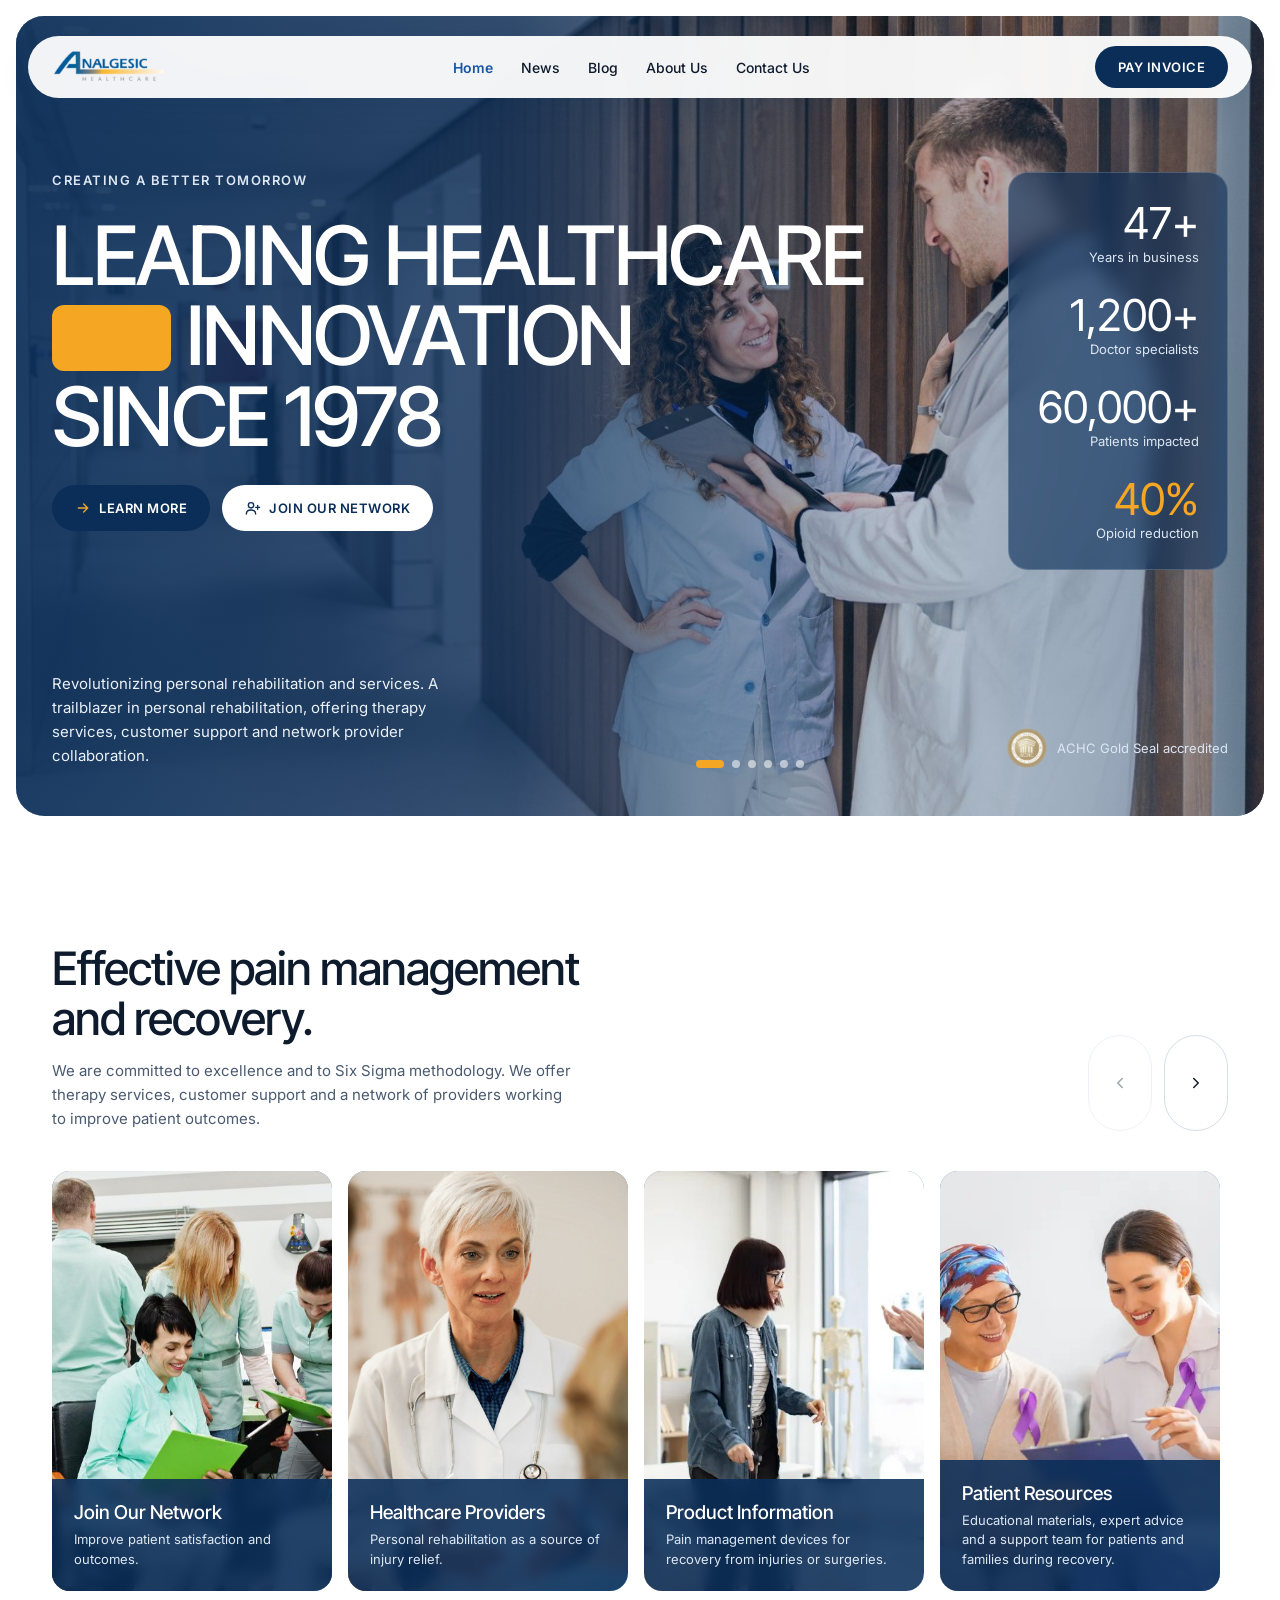
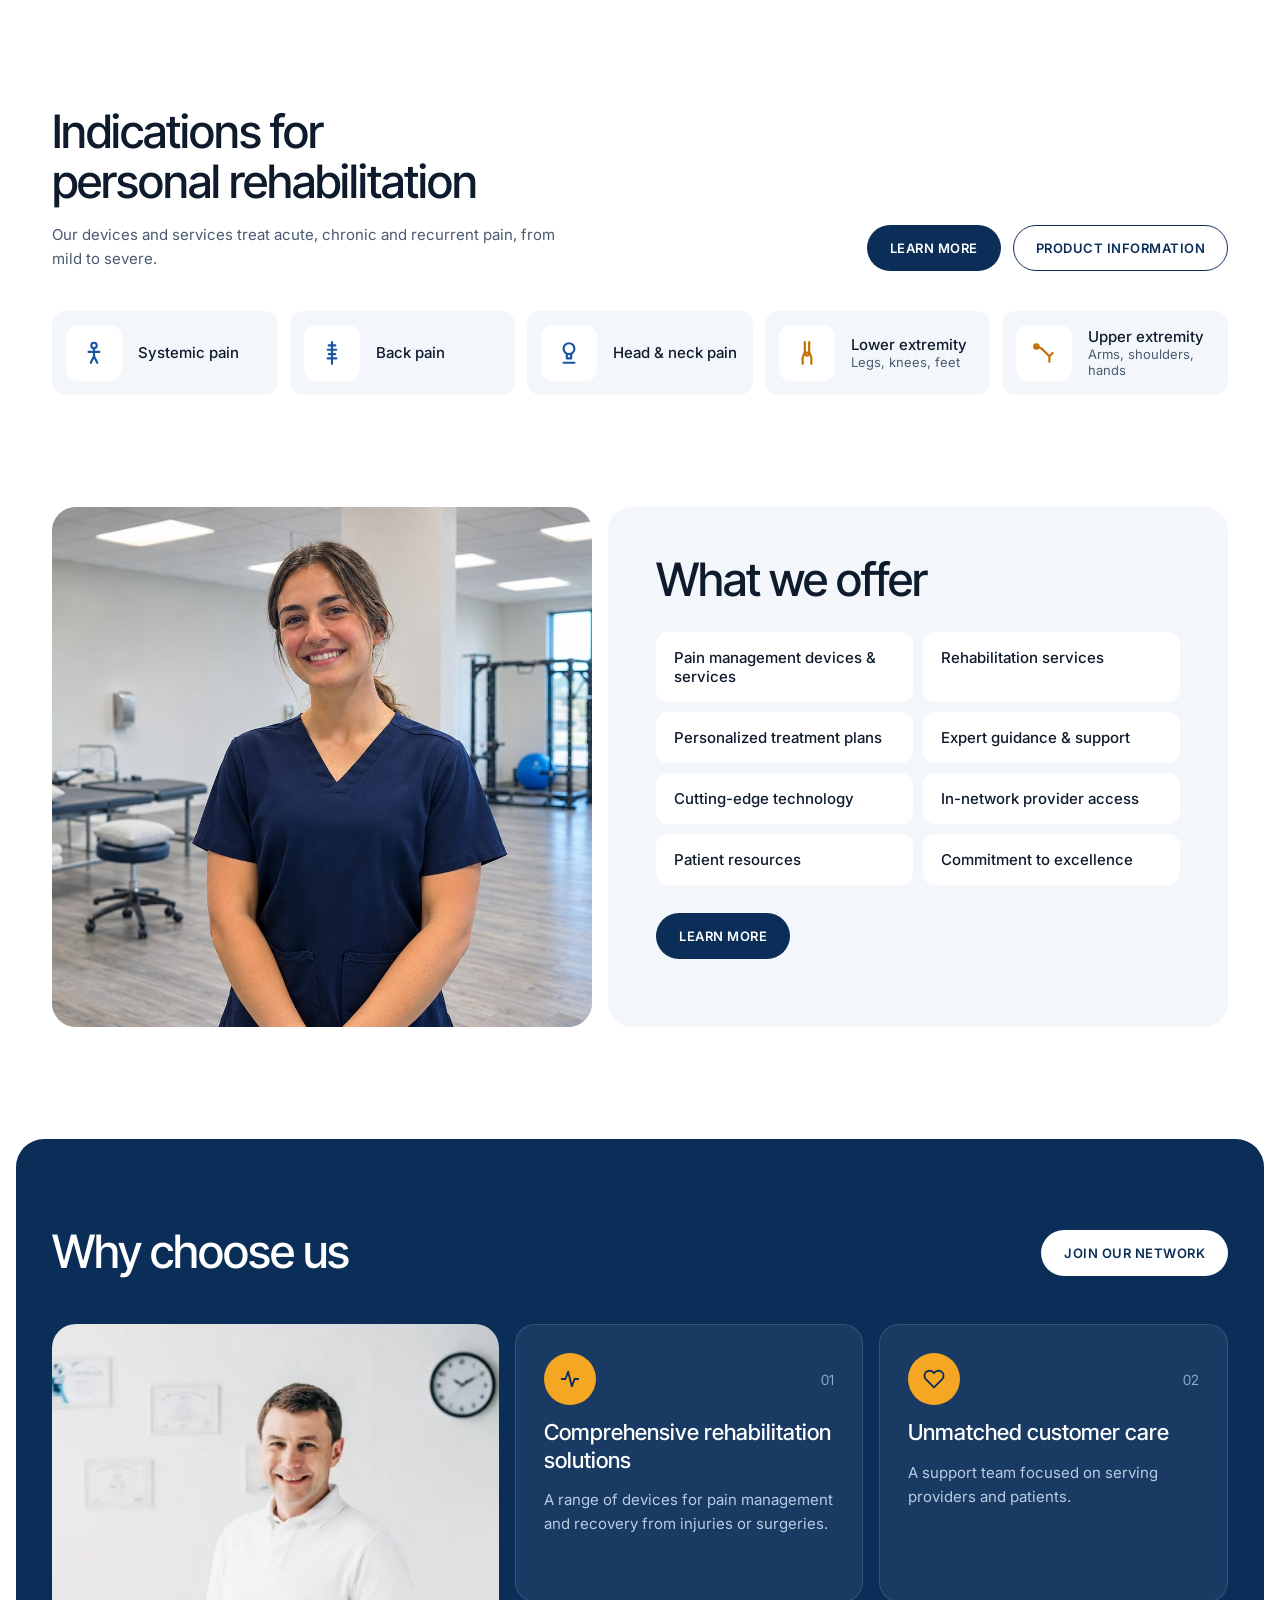
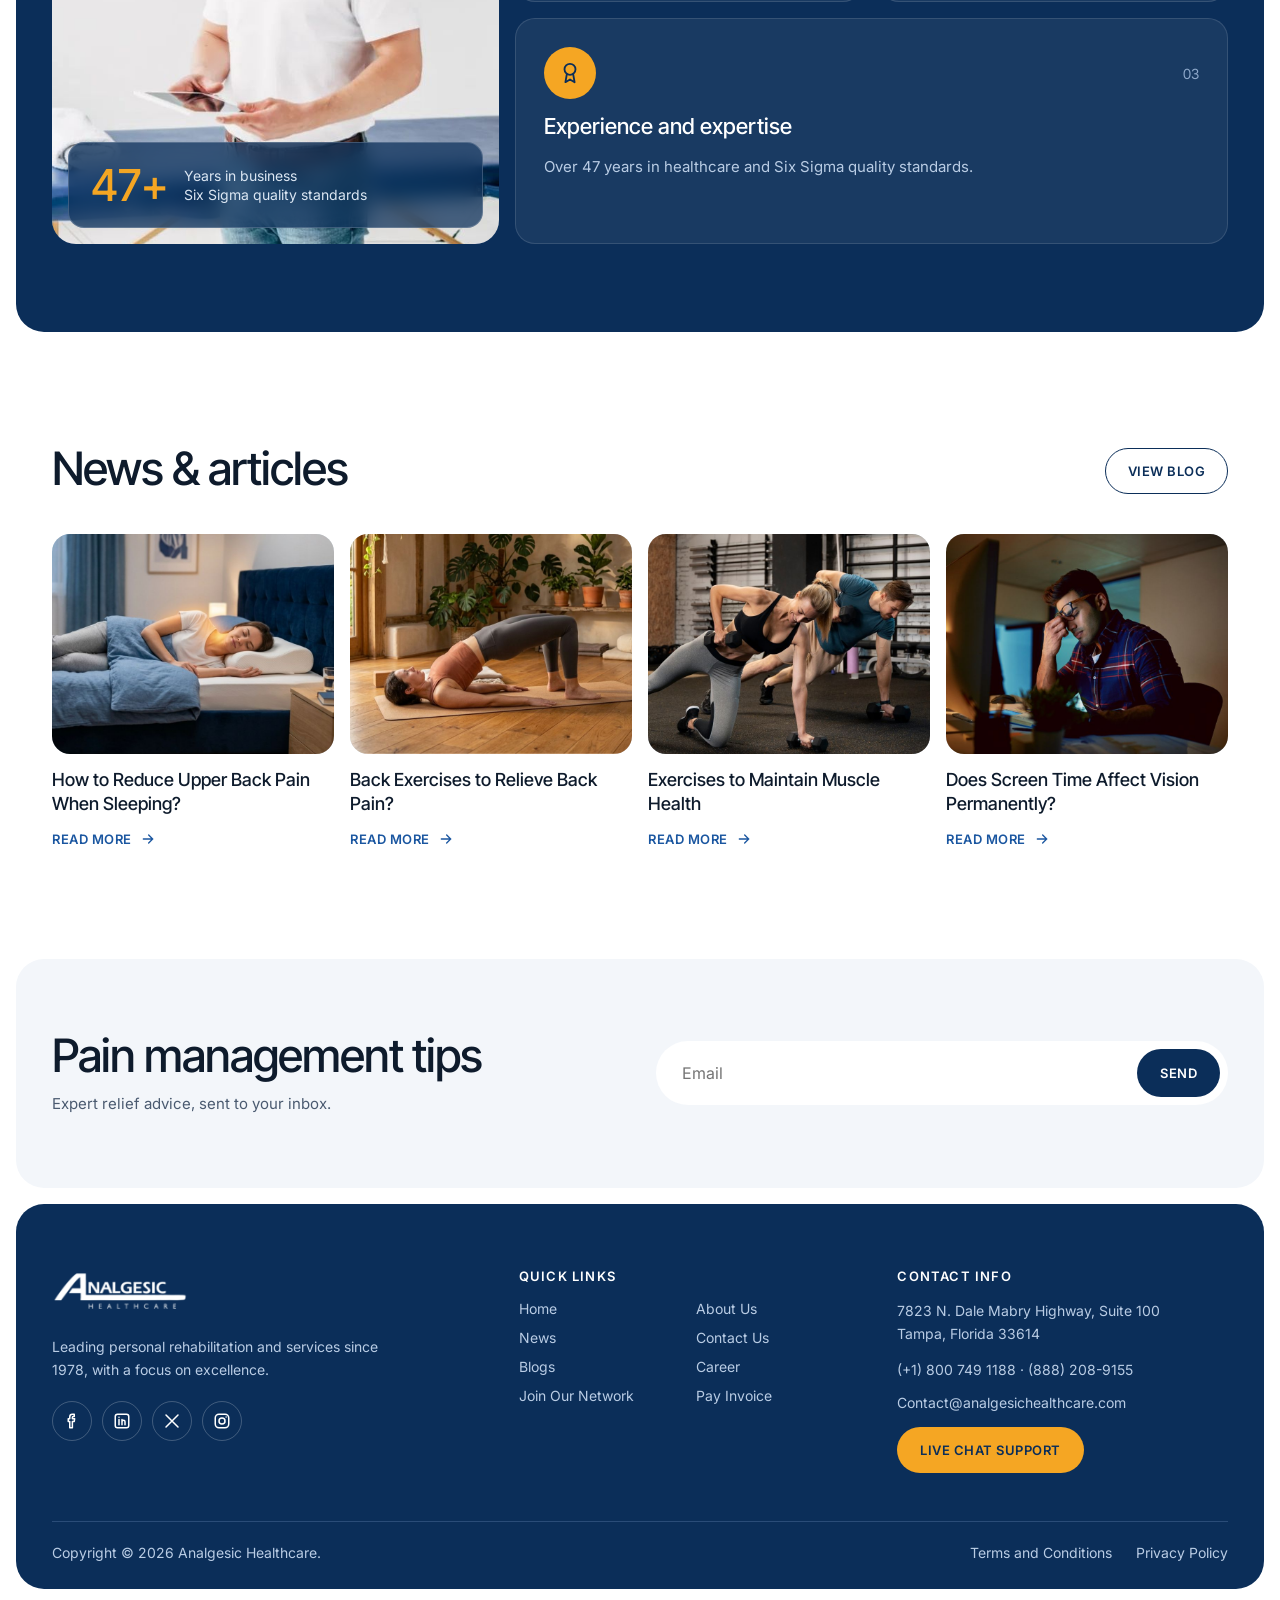
<file: index.html>
<!doctype html>
<html lang="en">
<head>
<meta charset="utf-8">
<meta name="viewport" content="width=device-width, initial-scale=1">
<title>Analgesic Healthcare | Leading healthcare innovation since 1978</title>
<meta name="description" content="Personal rehabilitation devices and services for pain management and recovery, since 1978.">
<meta name="robots" content="noindex">
<link rel="icon" type="image/png" href="assets/img/achc-seal.png">
<link rel="preconnect" href="https://fonts.googleapis.com">
<link rel="preconnect" href="https://fonts.gstatic.com" crossorigin>
<link href="https://fonts.googleapis.com/css2?family=Inter+Tight:wght@400;500;600&family=Inter:wght@400;500;600&display=swap" rel="stylesheet">
<link rel="stylesheet" href="assets/css/style.css">
</head>
<body>
<a class="skip" href="#main">Skip to main content</a>
<header class="site-header">
<div class="bar-wrap">
<div class="bar">
<a class="logo" href="index.html"><img src="assets/img/logo.png" alt="Analgesic Healthcare" width="117" height="40"></a>
<nav id="site-nav" aria-label="Main">
<ul>
<li><a href="index.html" aria-current="page">Home</a></li>
<li><a href="news.html">News</a></li>
<li><a href="blog.html">Blog</a></li>
<li><a href="about.html">About Us</a></li>
<li><a href="contact.html">Contact Us</a></li>
<li class="pay-m"><a href="#">Pay Invoice</a></li>
</ul>
</nav>
<a class="btn btn-navy pay" href="#">Pay Invoice</a>
<button class="menu-toggle" type="button" aria-controls="site-nav" aria-expanded="false" aria-label="Open menu"><svg width="22" height="22" viewBox="0 0 24 24" fill="none" stroke="#fff" stroke-width="2" stroke-linecap="round" stroke-linejoin="round" aria-hidden="true"><path d="M4 7h16M4 12h16M4 17h16"/></svg></button>
</div>
</div>
</header>
<main id="main">
<section class="hero">
<div class="hero-panel home-hero">
<div class="slides">
<img src="assets/img/hero-corridor.jpg" alt="Healthcare professionals reviewing a patient chart in a clinic corridor" style="object-position:75% center" class="active">
<img src="assets/img/physio-knee.jpg" alt="Physiotherapist helping a patient with a knee stretch" style="object-position:70% 30%" loading="lazy">
<img src="assets/img/physio-portrait.jpg" alt="Smiling physiotherapist in a rehabilitation clinic" style="object-position:60% 30%" loading="lazy">
<img src="assets/img/doctor-consult.jpg" alt="Doctor consulting with a patient" style="object-position:70% 30%" loading="lazy">
<img src="assets/img/physio-tablet.jpg" alt="Smiling physiotherapist holding a tablet in a treatment room" style="object-position:78% 30%" loading="lazy">
<img src="assets/img/doctor-clipboard.jpg" alt="Doctor holding a clipboard" style="object-position:75% 30%" loading="lazy">
</div>
<div class="shade"></div>
<div class="content">
<div class="copy">
<span class="eyebrow on-dark" style="color:#DCE7F3">Creating a better tomorrow</span>
<h1 class="hero-title">Leading healthcare<br><span class="chip" aria-hidden="true"></span>innovation<br>since 1978</h1>
<div class="btn-row">
<a class="btn btn-navy" href="contact.html"><svg viewBox="0 0 24 24" fill="none" stroke="#F5A623" stroke-width="2" stroke-linecap="round" aria-hidden="true"><path d="M5 12h14M13 6l6 6-6 6"/></svg>Learn more</a>
<a class="btn btn-white" href="#"><svg width="16" height="16" viewBox="0 0 24 24" fill="none" stroke="#0B2E59" stroke-width="2" stroke-linecap="round" stroke-linejoin="round" aria-hidden="true"><circle cx="9" cy="8" r="4"/><path d="M2 21c0-4 3-6 7-6s7 2 7 6M19 8v6M16 11h6"/></svg>Join our network</a>
</div>
</div>
<div class="stat-panel">
<div><div class="num" data-count="47" data-suffix="+">47+</div><div class="lbl">Years in business</div></div>
<div><div class="num" data-count="1200" data-suffix="+">1,200+</div><div class="lbl">Doctor specialists</div></div>
<div><div class="num" data-count="60000" data-suffix="+">60,000+</div><div class="lbl">Patients impacted</div></div>
<div><div class="num" style="color:#F5A623" data-count="40" data-suffix="%">40%</div><div class="lbl">Opioid reduction</div></div>
</div>
</div>
<div class="foot">
<p>Revolutionizing personal rehabilitation and services. A trailblazer in personal rehabilitation, offering therapy services, customer support and network provider collaboration.</p>
<div class="dots" role="group" aria-label="Hero slides">
<button type="button" aria-label="Show slide 1" class="active" aria-current="true"></button>
<button type="button" aria-label="Show slide 2"></button>
<button type="button" aria-label="Show slide 3"></button>
<button type="button" aria-label="Show slide 4"></button>
<button type="button" aria-label="Show slide 5"></button>
<button type="button" aria-label="Show slide 6"></button>
</div>
<div class="seal-line"><img src="assets/img/achc-seal.png" alt="ACHC Accredited gold seal">ACHC Gold Seal accredited</div>
</div>
</div>
</section>

<section class="section" data-carousel>
<div class="wrap">
<div class="sec-head">
<div class="intro">
<h2 class="h2">Effective pain management<br>and recovery.</h2>
<p class="lead">We are committed to excellence and to Six Sigma methodology. We offer therapy services, customer support and a network of providers working to improve patient outcomes.</p>
</div>
<div class="arrows">
<button type="button" data-prev aria-label="Previous"><svg width="18" height="18" viewBox="0 0 24 24" fill="none" stroke="#0E1B2C" stroke-width="2" stroke-linecap="round" stroke-linejoin="round" aria-hidden="true"><path d="M15 6l-6 6 6 6"/></svg></button>
<button type="button" data-next aria-label="Next"><svg width="18" height="18" viewBox="0 0 24 24" fill="none" stroke="#0E1B2C" stroke-width="2" stroke-linecap="round" stroke-linejoin="round" aria-hidden="true"><path d="M9 6l6 6-6 6"/></svg></button>
</div>
</div>
<div class="track">
<a class="photo-card" href="#"><img src="assets/img/clinical-team.jpg" alt="Clinical team reviewing patient files together" loading="lazy" style="object-position:50% 30%"><div class="band"><h3>Join Our Network</h3><p>Improve patient satisfaction and outcomes.</p></div></a>
<a class="photo-card" href="#"><img src="assets/img/doctor-explaining.jpg" alt="Doctor explaining treatment to patients" loading="lazy" style="object-position:55% 25%"><div class="band"><h3>Healthcare Providers</h3><p>Personal rehabilitation as a source of injury relief.</p></div></a>
<a class="photo-card" href="#"><img src="assets/img/rehab-cane.jpg" alt="Doctor encouraging a patient walking with a cane" loading="lazy" style="object-position:45% 40%"><div class="band"><h3>Product Information</h3><p>Pain management devices for recovery from injuries or surgeries.</p></div></a>
<a class="photo-card" href="#"><img src="assets/img/nurse-care.jpg" alt="Nurse reviewing a care plan with a patient" loading="lazy" style="object-position:50% 35%"><div class="band"><h3>Patient Resources</h3><p>Educational materials, expert advice and a support team for patients and families during recovery.</p></div></a>
<a class="photo-card" href="#" style="background:#5C7FA8"><span class="ph">[Photo] Therapy session</span><div class="band"><h3>Rehabilitation Services</h3><p>Recovery from injuries or surgeries.</p></div></a>
<a class="photo-card" href="#" style="background:#6A8AB0"><span class="ph">[Photo] Clinician with patient plan</span><div class="band"><h3>Personalized Treatment Plans</h3><p>Expert guidance and support.</p></div></a>
<a class="photo-card" href="#" style="background:#5C7FA8"><span class="ph">[Photo] Rehabilitation device close-up</span><div class="band"><h3>Cutting-Edge Technology</h3><p>In-network provider access.</p></div></a>
</div>
</div>
</section>

<section class="section tight-top">
<div class="wrap">
<div class="sec-head">
<div class="intro">
<h2 class="h2">Indications for<br>personal rehabilitation</h2>
<p class="lead">Our devices and services treat acute, chronic and recurrent pain, from mild to severe.</p>
</div>
<div class="btn-row"><a class="btn btn-navy" href="contact.html">Learn more</a><a class="btn btn-outline" href="#">Product information</a></div>
</div>
<div class="tiles">
<div class="tile"><div class="ic"><svg width="26" height="26" viewBox="0 0 24 24" fill="none" stroke="#1A56A0" stroke-width="2" stroke-linecap="round" stroke-linejoin="round" aria-hidden="true"><circle cx="12" cy="5" r="2.5"/><path d="M12 8v7M7 11h10M9 21l3-6 3 6"/></svg></div><span>Systemic pain</span></div>
<div class="tile"><div class="ic"><svg width="26" height="26" viewBox="0 0 24 24" fill="none" stroke="#1A56A0" stroke-width="2" stroke-linecap="round" stroke-linejoin="round" aria-hidden="true"><path d="M12 2v20M9 5h6M8 9h8M9 13h6M8 17h8"/></svg></div><span>Back pain</span></div>
<div class="tile"><div class="ic"><svg width="26" height="26" viewBox="0 0 24 24" fill="none" stroke="#1A56A0" stroke-width="2" stroke-linecap="round" stroke-linejoin="round" aria-hidden="true"><circle cx="12" cy="8" r="5"/><path d="M10 13v4h4v-4M7 21h10"/></svg></div><span>Head &amp; neck pain</span></div>
<div class="tile"><div class="ic"><svg width="26" height="26" viewBox="0 0 24 24" fill="none" stroke="#C26F00" stroke-width="2" stroke-linecap="round" stroke-linejoin="round" aria-hidden="true"><path d="M10 2v9l-2 5v6M14 2v9l2 5v6"/><circle cx="12" cy="13" r="1.5"/></svg></div><span>Lower extremity<small>Legs, knees, feet</small></span></div>
<div class="tile"><div class="ic"><svg width="26" height="26" viewBox="0 0 24 24" fill="none" stroke="#C26F00" stroke-width="2" stroke-linecap="round" stroke-linejoin="round" aria-hidden="true"><path d="M4 6c3 0 5 1 7 3l6 6v5M17 15l3-3"/><circle cx="5" cy="6" r="2"/></svg></div><span>Upper extremity<small>Arms, shoulders, hands</small></span></div>
</div>
</div>
</section>

<section class="section tight-top">
<div class="wrap split">
<div class="media"><img src="assets/img/physio-portrait.jpg" alt="Smiling physiotherapist in navy scrubs in a rehabilitation clinic" loading="lazy" style="object-position:52% 30%"></div>
<div class="panel-soft">
<h2 class="h2">What we offer</h2>
<div class="chips">
<div>Pain management devices &amp; services</div><div>Rehabilitation services</div>
<div>Personalized treatment plans</div><div>Expert guidance &amp; support</div>
<div>Cutting-edge technology</div><div>In-network provider access</div>
<div>Patient resources</div><div>Commitment to excellence</div>
</div>
<a class="btn btn-navy" href="contact.html" style="align-self:flex-start">Learn more</a>
</div>
</div>
</section>

<section class="inset">
<div class="navy-panel">
<div class="inner">
<div class="sec-head" style="margin-bottom:0">
<h2 class="h2">Why choose us</h2>
<a class="btn btn-white" href="#">Join our network</a>
</div>
<div class="why">
<div class="media">
<img src="assets/img/why-physio.jpg" alt="Smiling physiotherapist holding a tablet beside a treatment table" loading="lazy" style="object-position:50% 20%">
<div class="badge"><b>47+</b><span>Years in business<br>Six Sigma quality standards</span></div>
</div>
<div class="why-grid">
<div class="why-card"><div class="top"><div class="icon-circle"><svg width="22" height="22" viewBox="0 0 24 24" fill="none" stroke="#0B2E59" stroke-width="2" stroke-linecap="round" stroke-linejoin="round" aria-hidden="true"><path d="M3 12h4l3-8 4 16 3-8h4"/></svg></div><span>01</span></div><h3>Comprehensive rehabilitation solutions</h3><p>A range of devices for pain management and recovery from injuries or surgeries.</p></div>
<div class="why-card"><div class="top"><div class="icon-circle"><svg width="22" height="22" viewBox="0 0 24 24" fill="none" stroke="#0B2E59" stroke-width="2" stroke-linecap="round" stroke-linejoin="round" aria-hidden="true"><path d="M20.8 4.6a5.5 5.5 0 0 0-7.8 0L12 5.7l-1-1.1a5.5 5.5 0 0 0-7.8 7.8L12 21.2l8.8-8.8a5.5 5.5 0 0 0 0-7.8z"/></svg></div><span>02</span></div><h3>Unmatched customer care</h3><p>A support team focused on serving providers and patients.</p></div>
<div class="why-card wide"><div class="top"><div class="icon-circle"><svg width="22" height="22" viewBox="0 0 24 24" fill="none" stroke="#0B2E59" stroke-width="2" stroke-linecap="round" stroke-linejoin="round" aria-hidden="true"><circle cx="12" cy="8" r="6"/><path d="M8.5 13.5L7 22l5-3 5 3-1.5-8.5"/></svg></div><span>03</span></div><h3>Experience and expertise</h3><p>Over 47 years in healthcare and Six Sigma quality standards.</p></div>
</div>
</div>
</div>
</div>
</section>

<section class="section">
<div class="wrap">
<div class="sec-head"><h2 class="h2">News &amp; articles</h2><a class="btn btn-outline" href="blog.html">View blog</a></div>
<div class="post-grid">
<a class="post" href="#"><div class="thumb"><img src="assets/img/blog-sleep.jpg" alt="Woman sleeping on her side with a supportive pillow" loading="lazy" style="object-position:60% 50%"></div><h3>How to Reduce Upper Back Pain When Sleeping?</h3><span class="more">Read more <svg viewBox="0 0 24 24" fill="none" stroke="currentColor" stroke-width="2" stroke-linecap="round" aria-hidden="true"><path d="M5 12h14M13 6l6 6-6 6"/></svg></span></a>
<a class="post" href="#"><div class="thumb"><img src="assets/img/blog-back-exercise.jpg" alt="Woman doing a bridge exercise on a mat" loading="lazy" style="object-position:55% 50%"></div><h3>Back Exercises to Relieve Back Pain?</h3><span class="more">Read more <svg viewBox="0 0 24 24" fill="none" stroke="currentColor" stroke-width="2" stroke-linecap="round" aria-hidden="true"><path d="M5 12h14M13 6l6 6-6 6"/></svg></span></a>
<a class="post" href="#"><div class="thumb"><img src="assets/img/blog-muscle.jpg" alt="Two people doing dumbbell strength exercises" loading="lazy" style="object-position:50% 40%"></div><h3>Exercises to Maintain Muscle Health</h3><span class="more">Read more <svg viewBox="0 0 24 24" fill="none" stroke="currentColor" stroke-width="2" stroke-linecap="round" aria-hidden="true"><path d="M5 12h14M13 6l6 6-6 6"/></svg></span></a>
<a class="post" href="#"><div class="thumb"><img src="assets/img/blog-screen.jpg" alt="Man rubbing his eyes after long screen time" loading="lazy" style="object-position:55% 40%"></div><h3>Does Screen Time Affect Vision Permanently?</h3><span class="more">Read more <svg viewBox="0 0 24 24" fill="none" stroke="currentColor" stroke-width="2" stroke-linecap="round" aria-hidden="true"><path d="M5 12h14M13 6l6 6-6 6"/></svg></span></a>
</div>
</div>
</section>
<section class="inset" style="padding-bottom:0">
<div class="signup">
<div class="t"><h2 class="h2">Pain management tips</h2><p class="lead">Expert relief advice, sent to your inbox.</p></div>
<form data-preview>
<label class="sr-only" for="nl-h">Email</label>
<input id="nl-h" type="email" placeholder="Email" autocomplete="email">
<button class="btn btn-navy" type="submit" data-label="Send">Send</button>
</form>
</div>
</section>
</main>
<footer class="site-footer">
<div class="box"><div class="inner">
<div class="f-top">
<div class="f-brand">
<img src="assets/img/logo-white.png" alt="Analgesic Healthcare">
<p>Leading personal rehabilitation and services since 1978, with a focus on excellence.</p>
<div class="social"><a href="#" aria-label="Facebook"><svg width="18" height="18" viewBox="0 0 24 24" fill="none" stroke="#fff" stroke-width="2" stroke-linecap="round" stroke-linejoin="round" aria-hidden="true"><path d="M15 3h-2.5A3.5 3.5 0 0 0 9 6.5V9H7v3.5h2V21h3.5v-8.5H15l.5-3.5h-3V7a1 1 0 0 1 1-1H15z"/></svg></a><a href="#" aria-label="LinkedIn"><svg width="18" height="18" viewBox="0 0 24 24" fill="none" stroke="#fff" stroke-width="2" stroke-linecap="round" stroke-linejoin="round" aria-hidden="true"><rect x="3" y="3" width="18" height="18" rx="3"/><path d="M8 10v7M8 7v.01M12 17v-4a2 2 0 0 1 4 0v4M12 10v7"/></svg></a><a href="#" aria-label="X (Twitter)"><svg width="18" height="18" viewBox="0 0 24 24" fill="none" stroke="#fff" stroke-width="2" stroke-linecap="round" stroke-linejoin="round" aria-hidden="true"><path d="M4 4l16 16M20 4L4 20"/></svg></a><a href="#" aria-label="Instagram"><svg width="18" height="18" viewBox="0 0 24 24" fill="none" stroke="#fff" stroke-width="2" stroke-linecap="round" stroke-linejoin="round" aria-hidden="true"><rect x="3" y="3" width="18" height="18" rx="5"/><circle cx="12" cy="12" r="4"/><path d="M17.5 6.5v.01"/></svg></a></div>
</div>
<div class="f-col">
<h4>Quick links</h4>
<div class="f-links">
<a href="index.html">Home</a><a href="about.html">About Us</a>
<a href="news.html">News</a><a href="contact.html">Contact Us</a>
<a href="blog.html">Blogs</a><a href="#">Career</a>
<a href="#">Join Our Network</a><a href="#">Pay Invoice</a>
</div>
</div>
<div class="f-col">
<h4>Contact info</h4>
<span style="line-height:1.6">7823 N. Dale Mabry Highway, Suite 100<br>Tampa, Florida 33614</span>
<span><a href="tel:+18007491188">(+1) 800 749 1188</a> · (888) 208-9155</span>
<a href="mailto:Contact@analgesichealthcare.com">Contact@analgesichealthcare.com</a>
<a class="btn btn-yellow" href="#" style="align-self:flex-start">Live chat support</a>
</div>
</div>
<div class="f-bottom">
<span>Copyright © 2026 Analgesic Healthcare.</span>
<span class="links"><a href="#">Terms and Conditions</a><a href="#">Privacy Policy</a></span>
</div>
</div></div>
</footer>
<script src="assets/js/main.js"></script>
</body>
</html>
</file>
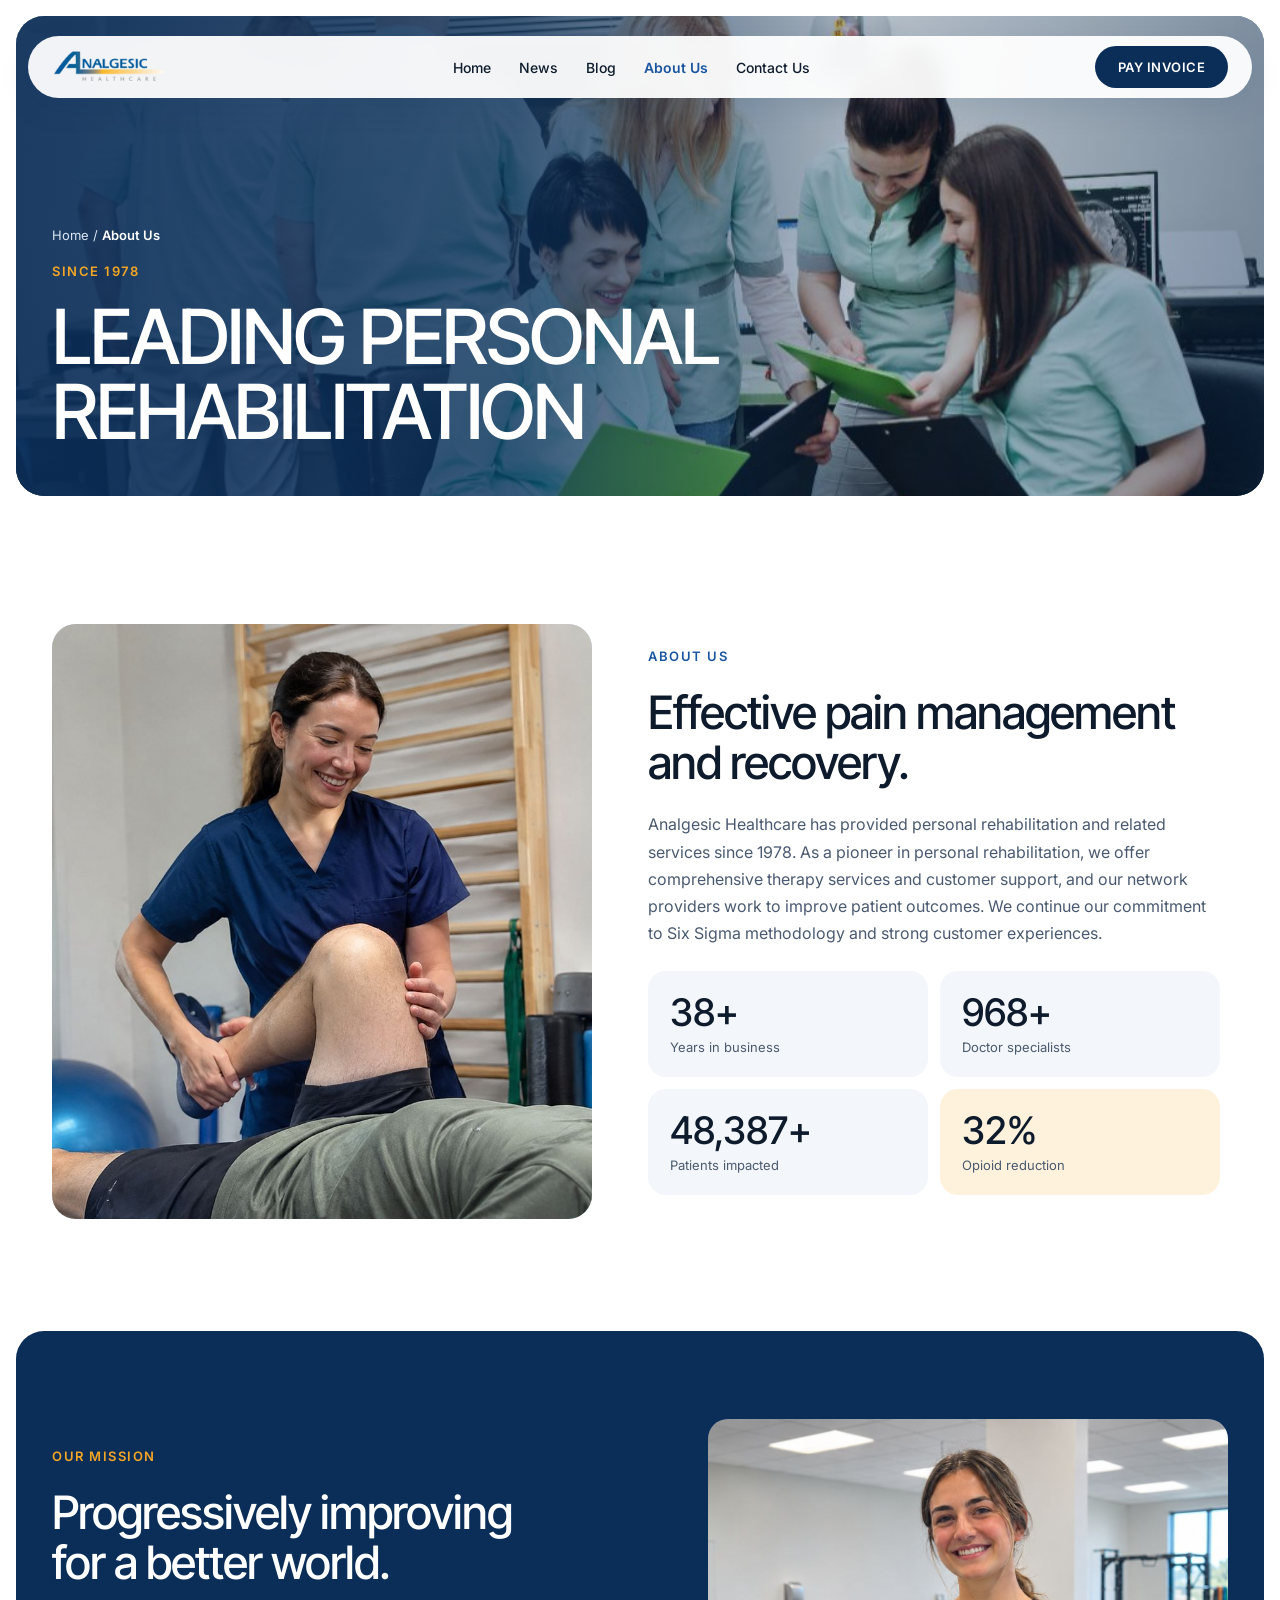
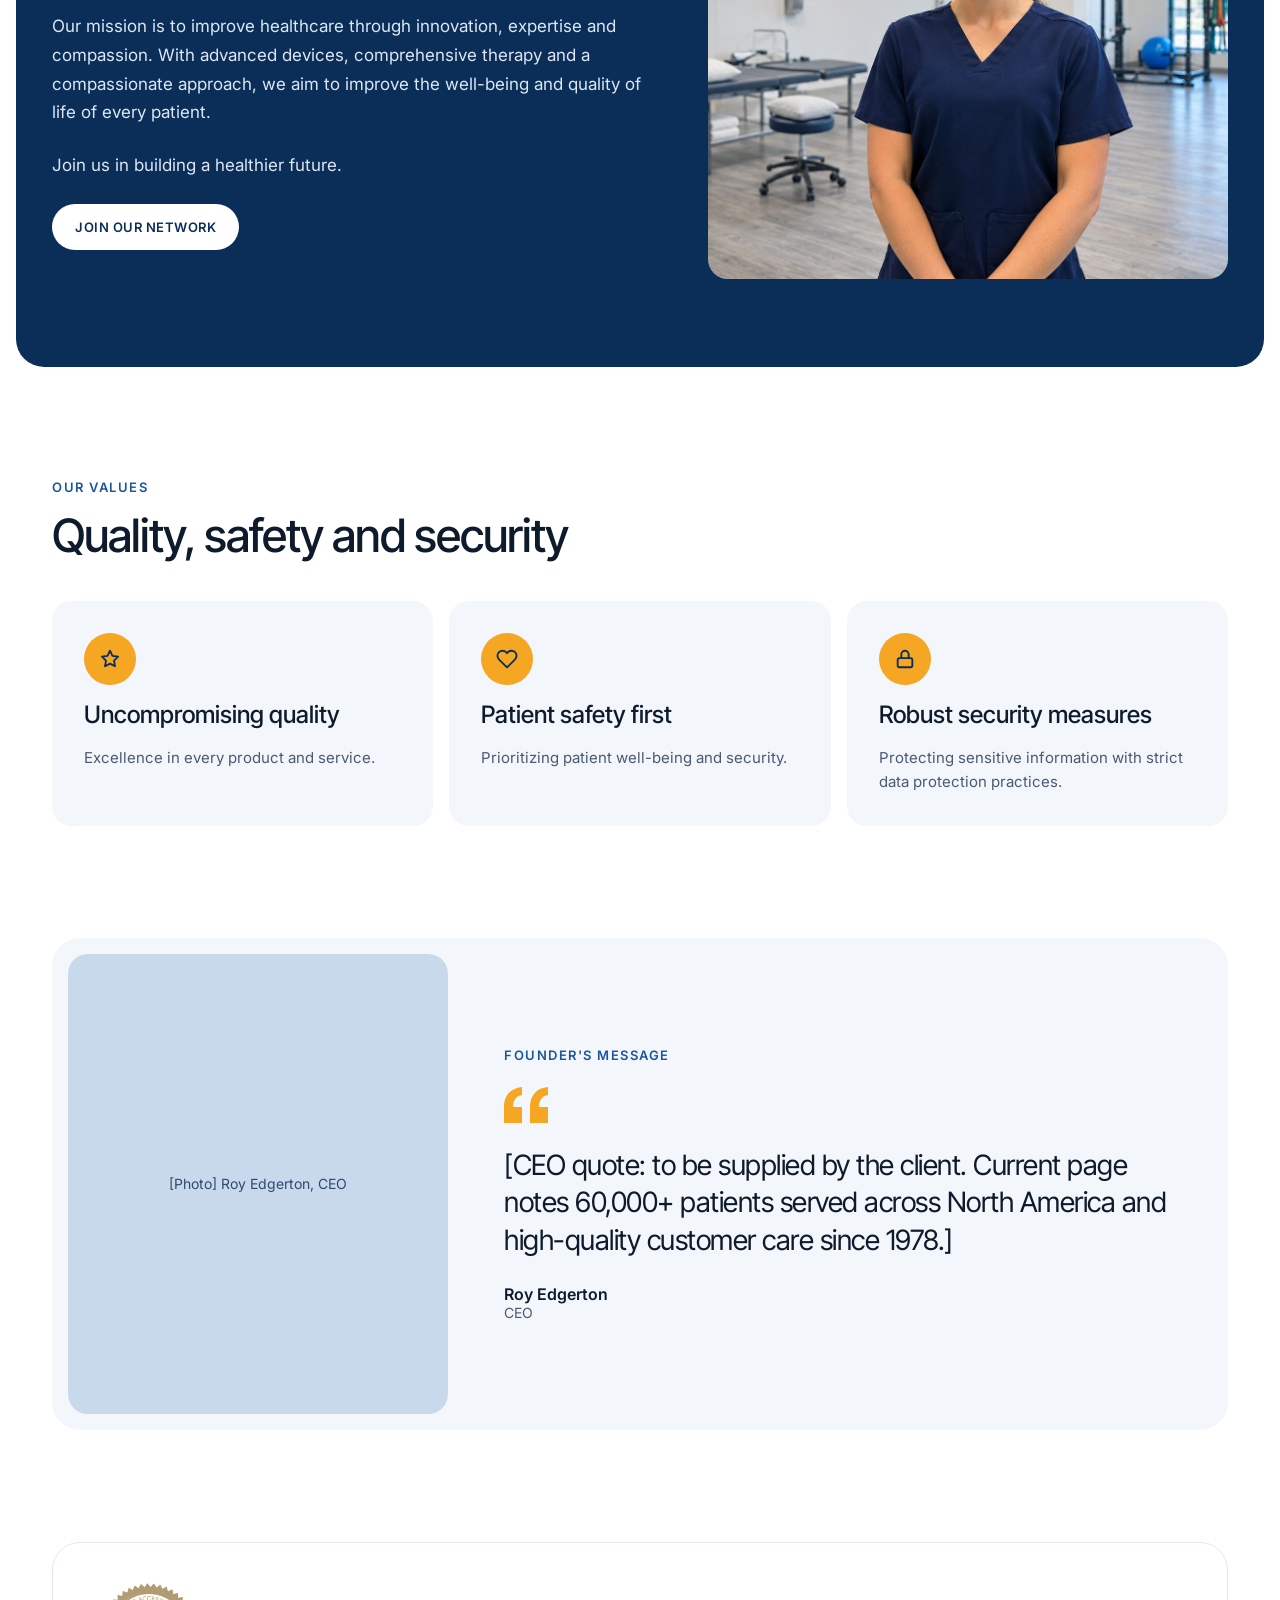
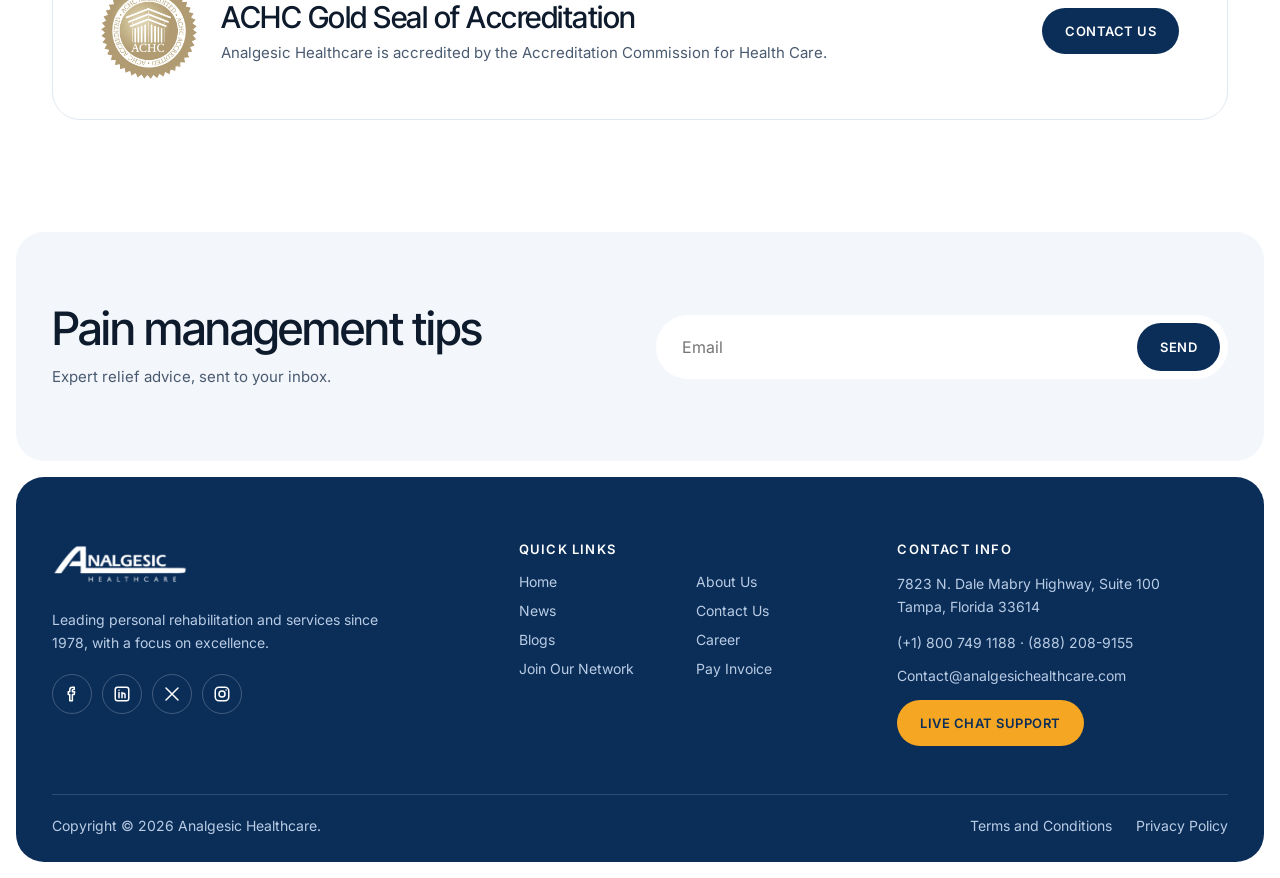
<file: about.html>
<!doctype html>
<html lang="en">
<head>
<meta charset="utf-8">
<meta name="viewport" content="width=device-width, initial-scale=1">
<title>About Us | Analgesic Healthcare</title>
<meta name="description" content="Analgesic Healthcare has provided personal rehabilitation and related services since 1978.">
<meta name="robots" content="noindex">
<link rel="icon" type="image/png" href="assets/img/achc-seal.png">
<link rel="preconnect" href="https://fonts.googleapis.com">
<link rel="preconnect" href="https://fonts.gstatic.com" crossorigin>
<link href="https://fonts.googleapis.com/css2?family=Inter+Tight:wght@400;500;600&family=Inter:wght@400;500;600&display=swap" rel="stylesheet">
<link rel="stylesheet" href="assets/css/style.css">
</head>
<body>
<a class="skip" href="#main">Skip to main content</a>
<header class="site-header">
<div class="bar-wrap">
<div class="bar">
<a class="logo" href="index.html"><img src="assets/img/logo.png" alt="Analgesic Healthcare" width="117" height="40"></a>
<nav id="site-nav" aria-label="Main">
<ul>
<li><a href="index.html">Home</a></li>
<li><a href="news.html">News</a></li>
<li><a href="blog.html">Blog</a></li>
<li><a href="about.html" aria-current="page">About Us</a></li>
<li><a href="contact.html">Contact Us</a></li>
<li class="pay-m"><a href="#">Pay Invoice</a></li>
</ul>
</nav>
<a class="btn btn-navy pay" href="#">Pay Invoice</a>
<button class="menu-toggle" type="button" aria-controls="site-nav" aria-expanded="false" aria-label="Open menu"><svg width="22" height="22" viewBox="0 0 24 24" fill="none" stroke="#fff" stroke-width="2" stroke-linecap="round" stroke-linejoin="round" aria-hidden="true"><path d="M4 7h16M4 12h16M4 17h16"/></svg></button>
</div>
</div>
</header>
<main id="main">
<section class="hero page-hero">
<div class="hero-panel">
<img class="bg" src="assets/img/clinical-team.jpg" alt="Clinical team reviewing patient files together" style="object-position:60% 30%">
<div class="shade"></div>
<div class="content">
<div class="copy">
<div class="crumb"><a href="index.html">Home</a> / <span>About Us</span></div>
<span class="eyebrow on-dark">Since 1978</span>
<h1 class="page-title">Leading personal<br>rehabilitation</h1>
</div>

</div>
</div>
</section>

<section class="section">
<div class="wrap split">
<div class="media" style="min-height:560px"><img src="assets/img/physio-knee.jpg" alt="Physiotherapist helping a patient with a knee stretch" loading="lazy" style="object-position:58% 30%"></div>
<div class="story-copy">
<span class="eyebrow">About us</span>
<h2 class="h2">Effective pain management<br>and recovery.</h2>
<p>Analgesic Healthcare has provided personal rehabilitation and related services since 1978. As a pioneer in personal rehabilitation, we offer comprehensive therapy services and customer support, and our network providers work to improve patient outcomes. We continue our commitment to Six Sigma methodology and strong customer experiences.</p>
<div class="stat-tiles">
<div><b data-count="47" data-suffix="+">47+</b><span>Years in business</span></div>
<div><b data-count="1200" data-suffix="+">1,200+</b><span>Doctor specialists</span></div>
<div><b data-count="60000" data-suffix="+">60,000+</b><span>Patients impacted</span></div>
<div class="hl"><b data-count="40" data-suffix="%">40%</b><span>Opioid reduction</span></div>
</div>
</div>
</div>
</section>

<section class="inset">
<div class="navy-panel">
<div class="mission">
<div class="text">
<span class="eyebrow on-dark">Our mission</span>
<h2 class="h2">Progressively improving<br>for a better world.</h2>
<p>Our mission is to improve healthcare through innovation, expertise and compassion. With advanced devices, comprehensive therapy and a compassionate approach, we aim to improve the well-being and quality of life of every patient.</p>
<p>Join us in building a healthier future.</p>
<a class="btn btn-white" href="#" style="align-self:flex-start">Join our network</a>
</div>
<div class="media"><img src="assets/img/physio-portrait.jpg" alt="Smiling physiotherapist in a rehabilitation clinic" loading="lazy" style="object-position:52% 30%"></div>
</div>
</div>
</section>

<section class="section">
<div class="wrap">
<div class="sec-head"><div class="intro"><span class="eyebrow">Our values</span><h2 class="h2">Quality, safety and security</h2></div></div>
<div class="values">
<div class="value"><div class="icon-circle"><svg width="22" height="22" viewBox="0 0 24 24" fill="none" stroke="#0B2E59" stroke-width="2" stroke-linecap="round" stroke-linejoin="round" aria-hidden="true"><path d="M12 3l2.7 5.6 6.1.9-4.4 4.3 1 6.1L12 17l-5.4 2.9 1-6.1-4.4-4.3 6.1-.9z"/></svg></div><h3>Uncompromising quality</h3><p>Excellence in every product and service.</p></div>
<div class="value"><div class="icon-circle"><svg width="22" height="22" viewBox="0 0 24 24" fill="none" stroke="#0B2E59" stroke-width="2" stroke-linecap="round" stroke-linejoin="round" aria-hidden="true"><path d="M20.8 4.6a5.5 5.5 0 0 0-7.8 0L12 5.7l-1-1.1a5.5 5.5 0 0 0-7.8 7.8L12 21.2l8.8-8.8a5.5 5.5 0 0 0 0-7.8z"/></svg></div><h3>Patient safety first</h3><p>Prioritizing patient well-being and security.</p></div>
<div class="value"><div class="icon-circle"><svg width="22" height="22" viewBox="0 0 24 24" fill="none" stroke="#0B2E59" stroke-width="2" stroke-linecap="round" stroke-linejoin="round" aria-hidden="true"><rect x="4" y="11" width="16" height="10" rx="2"/><path d="M8 11V7a4 4 0 0 1 8 0v4"/></svg></div><h3>Robust security measures</h3><p>Protecting sensitive information with strict data protection practices.</p></div>
</div>
</div>
</section>

<section class="section tight-top">
<div class="wrap">
<div class="ceo">
<div class="photo">[Photo] Roy Edgerton, CEO</div>
<div class="text">
<span class="eyebrow">Founder's message</span>
<svg width="44" height="36" viewBox="0 0 44 36" aria-hidden="true"><path d="M0 36V20C0 8 7 1 18 0v8c-6 1-9 5-9 12h9v16zm26 0V20c0-12 7-19 18-20v8c-6 1-9 5-9 12h9v16z" fill="#F5A623"/></svg>
<blockquote>[CEO quote: to be supplied by the client. Current page notes 60,000+ patients served across North America and high-quality customer care since 1978.]</blockquote>
<div><div style="font-weight:600;font-size:16px">Roy Edgerton</div><div style="color:#4A5A70;font-size:14px">CEO</div></div>
</div>
</div>
</div>
</section>

<section class="section tight-top">
<div class="wrap">
<div class="accred">
<div class="l"><img src="assets/img/achc-seal.png" alt="ACHC Accredited gold seal"><div><h2>ACHC Gold Seal of Accreditation</h2><p>Analgesic Healthcare is accredited by the Accreditation Commission for Health Care.</p></div></div>
<a class="btn btn-navy" href="contact.html">Contact us</a>
</div>
</div>
</section>
<section class="inset" style="padding-bottom:0">
<div class="signup">
<div class="t"><h2 class="h2">Pain management tips</h2><p class="lead">Expert relief advice, sent to your inbox.</p></div>
<form data-preview>
<label class="sr-only" for="nl-a">Email</label>
<input id="nl-a" type="email" placeholder="Email" autocomplete="email">
<button class="btn btn-navy" type="submit" data-label="Send">Send</button>
</form>
</div>
</section>
</main>
<footer class="site-footer">
<div class="box"><div class="inner">
<div class="f-top">
<div class="f-brand">
<img src="assets/img/logo-white.png" alt="Analgesic Healthcare">
<p>Leading personal rehabilitation and services since 1978, with a focus on excellence.</p>
<div class="social"><a href="#" aria-label="Facebook"><svg width="18" height="18" viewBox="0 0 24 24" fill="none" stroke="#fff" stroke-width="2" stroke-linecap="round" stroke-linejoin="round" aria-hidden="true"><path d="M15 3h-2.5A3.5 3.5 0 0 0 9 6.5V9H7v3.5h2V21h3.5v-8.5H15l.5-3.5h-3V7a1 1 0 0 1 1-1H15z"/></svg></a><a href="#" aria-label="LinkedIn"><svg width="18" height="18" viewBox="0 0 24 24" fill="none" stroke="#fff" stroke-width="2" stroke-linecap="round" stroke-linejoin="round" aria-hidden="true"><rect x="3" y="3" width="18" height="18" rx="3"/><path d="M8 10v7M8 7v.01M12 17v-4a2 2 0 0 1 4 0v4M12 10v7"/></svg></a><a href="#" aria-label="X (Twitter)"><svg width="18" height="18" viewBox="0 0 24 24" fill="none" stroke="#fff" stroke-width="2" stroke-linecap="round" stroke-linejoin="round" aria-hidden="true"><path d="M4 4l16 16M20 4L4 20"/></svg></a><a href="#" aria-label="Instagram"><svg width="18" height="18" viewBox="0 0 24 24" fill="none" stroke="#fff" stroke-width="2" stroke-linecap="round" stroke-linejoin="round" aria-hidden="true"><rect x="3" y="3" width="18" height="18" rx="5"/><circle cx="12" cy="12" r="4"/><path d="M17.5 6.5v.01"/></svg></a></div>
</div>
<div class="f-col">
<h4>Quick links</h4>
<div class="f-links">
<a href="index.html">Home</a><a href="about.html">About Us</a>
<a href="news.html">News</a><a href="contact.html">Contact Us</a>
<a href="blog.html">Blogs</a><a href="#">Career</a>
<a href="#">Join Our Network</a><a href="#">Pay Invoice</a>
</div>
</div>
<div class="f-col">
<h4>Contact info</h4>
<span style="line-height:1.6">7823 N. Dale Mabry Highway, Suite 100<br>Tampa, Florida 33614</span>
<span><a href="tel:+18007491188">(+1) 800 749 1188</a> · (888) 208-9155</span>
<a href="mailto:Contact@analgesichealthcare.com">Contact@analgesichealthcare.com</a>
<a class="btn btn-yellow" href="#" style="align-self:flex-start">Live chat support</a>
</div>
</div>
<div class="f-bottom">
<span>Copyright © 2026 Analgesic Healthcare.</span>
<span class="links"><a href="#">Terms and Conditions</a><a href="#">Privacy Policy</a></span>
</div>
</div></div>
</footer>
<script src="assets/js/main.js"></script>
</body>
</html>
</file>
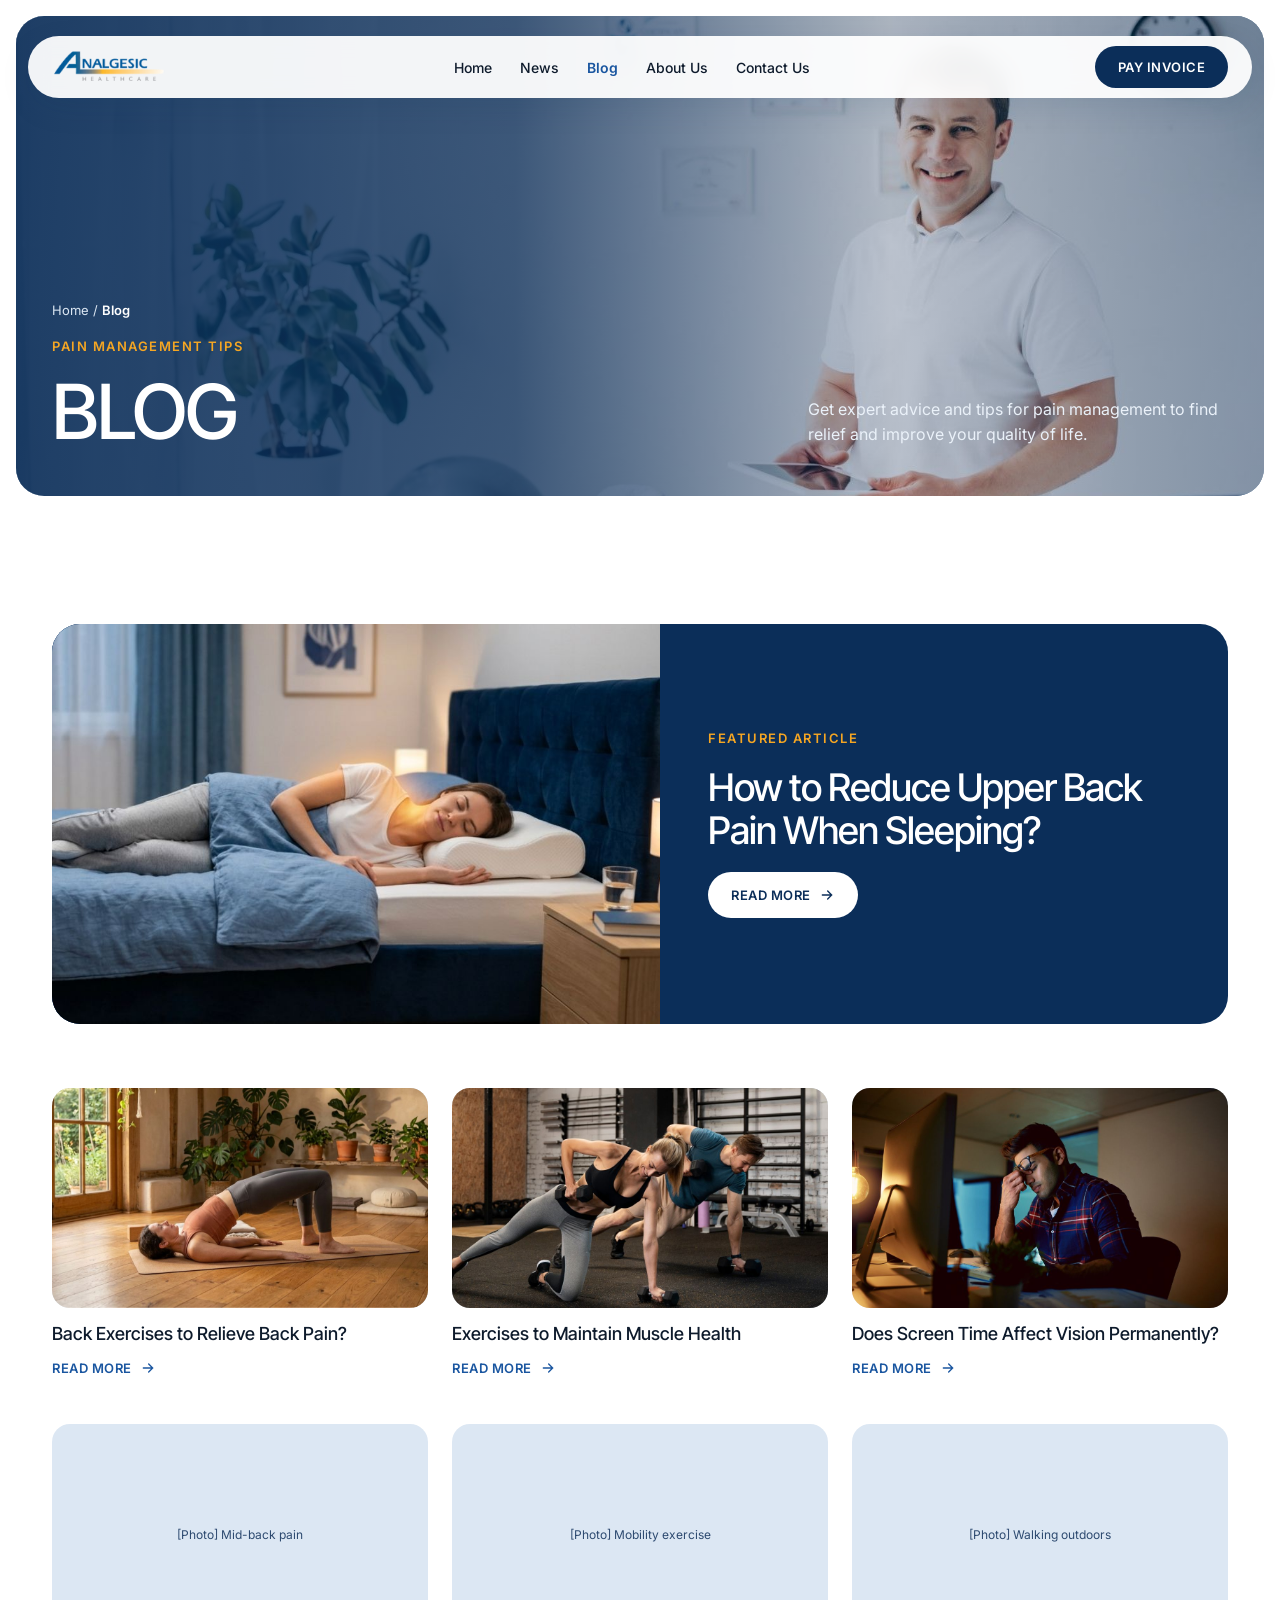
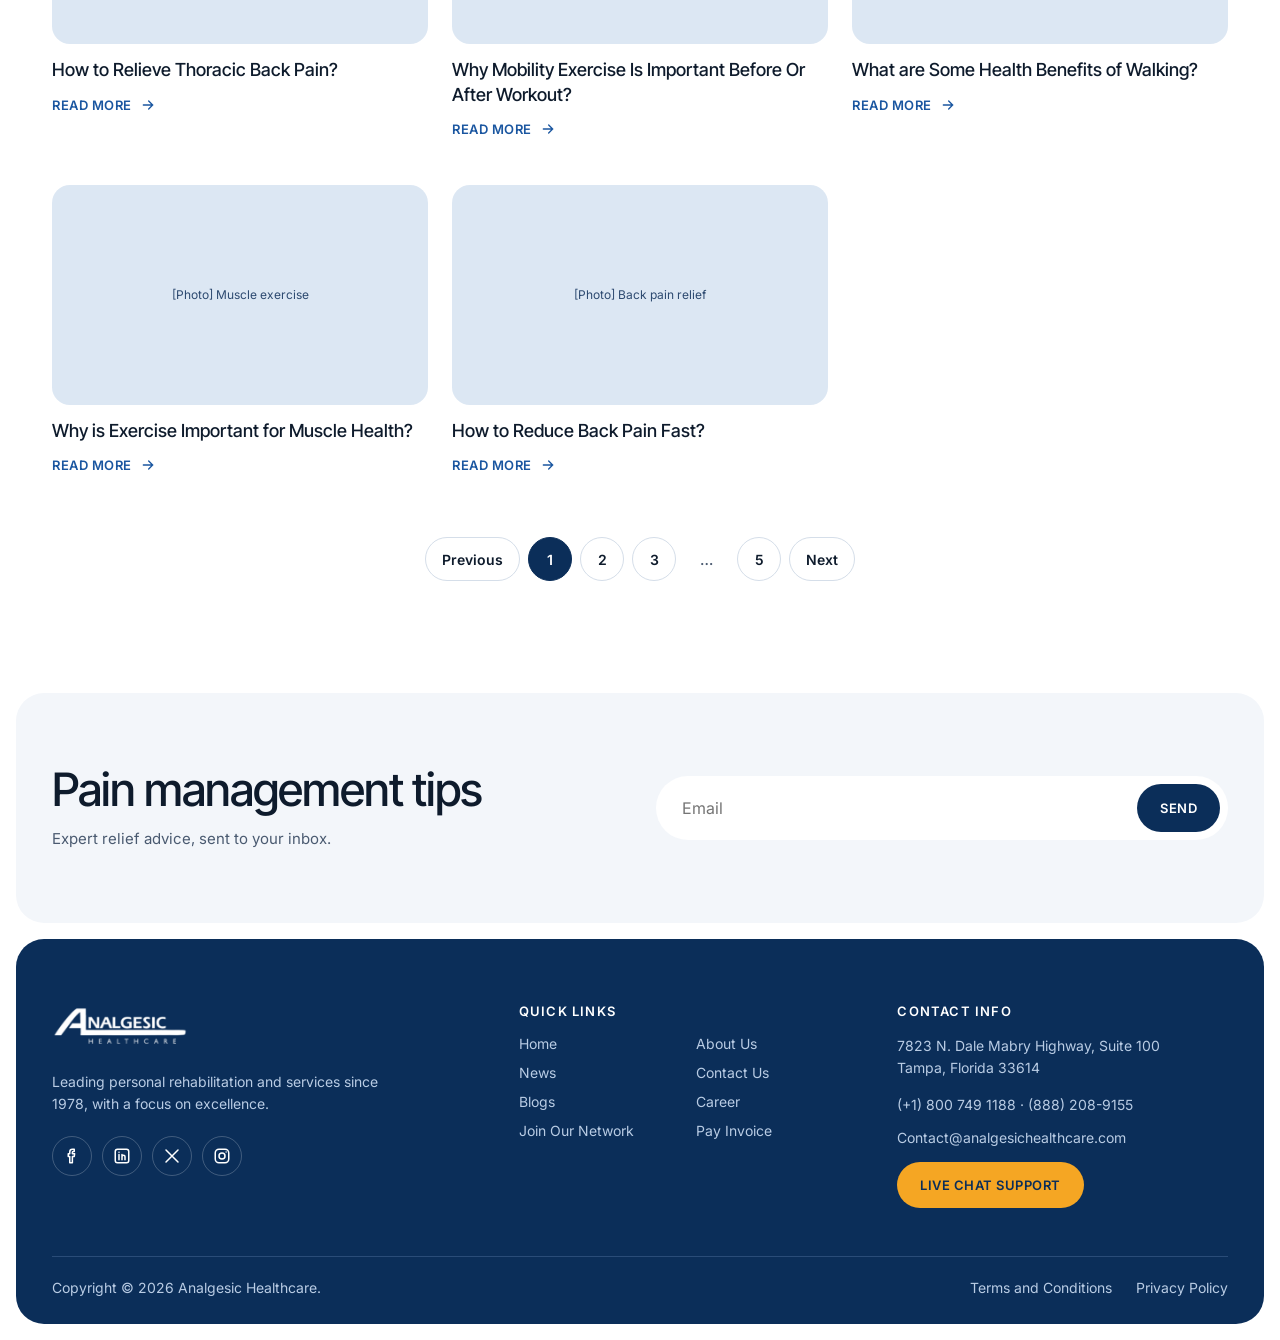
<file: blog.html>
<!doctype html>
<html lang="en">
<head>
<meta charset="utf-8">
<meta name="viewport" content="width=device-width, initial-scale=1">
<title>Blog | Analgesic Healthcare</title>
<meta name="description" content="Get expert advice and tips for pain management to find relief and improve your quality of life.">
<meta name="robots" content="noindex">
<link rel="icon" type="image/png" href="assets/img/achc-seal.png">
<link rel="preconnect" href="https://fonts.googleapis.com">
<link rel="preconnect" href="https://fonts.gstatic.com" crossorigin>
<link href="https://fonts.googleapis.com/css2?family=Inter+Tight:wght@400;500;600&family=Inter:wght@400;500;600&display=swap" rel="stylesheet">
<link rel="stylesheet" href="assets/css/style.css">
</head>
<body>
<a class="skip" href="#main">Skip to main content</a>
<header class="site-header">
<div class="bar-wrap">
<div class="bar">
<a class="logo" href="index.html"><img src="assets/img/logo.png" alt="Analgesic Healthcare" width="117" height="40"></a>
<nav id="site-nav" aria-label="Main">
<ul>
<li><a href="index.html">Home</a></li>
<li><a href="news.html">News</a></li>
<li><a href="blog.html" aria-current="page">Blog</a></li>
<li><a href="about.html">About Us</a></li>
<li><a href="contact.html">Contact Us</a></li>
<li class="pay-m"><a href="#">Pay Invoice</a></li>
</ul>
</nav>
<a class="btn btn-navy pay" href="#">Pay Invoice</a>
<button class="menu-toggle" type="button" aria-controls="site-nav" aria-expanded="false" aria-label="Open menu"><svg width="22" height="22" viewBox="0 0 24 24" fill="none" stroke="#fff" stroke-width="2" stroke-linecap="round" stroke-linejoin="round" aria-hidden="true"><path d="M4 7h16M4 12h16M4 17h16"/></svg></button>
</div>
</div>
</header>
<main id="main">
<section class="hero page-hero">
<div class="hero-panel">
<img class="bg" src="assets/img/physio-tablet.jpg" alt="Smiling physiotherapist holding a tablet in a treatment room" style="object-position:78% 30%">
<div class="shade"></div>
<div class="content">
<div class="copy">
<div class="crumb"><a href="index.html">Home</a> / <span>Blog</span></div>
<span class="eyebrow on-dark">Pain management tips</span>
<h1 class="page-title">Blog</h1>
</div>
<p class="side">Get expert advice and tips for pain management to find relief and improve your quality of life.</p>
</div>
</div>
</section>

<section class="section" style="padding-bottom:64px"><div class="wrap"><a class="featured" href="#"><div class="fm"><img class="cover" src="assets/img/blog-sleep.jpg" alt="Woman sleeping on her side with a supportive pillow" style="object-position:60% 50%"></div><div class="fc"><span class="eyebrow on-dark">Featured article</span><h2>How to Reduce Upper Back Pain When Sleeping?</h2><span class="btn btn-white" style="align-self:flex-start">Read more <svg viewBox="0 0 24 24" fill="none" stroke="currentColor" stroke-width="2" stroke-linecap="round" aria-hidden="true"><path d="M5 12h14M13 6l6 6-6 6"/></svg></span></div></a></div></section>
<section class="section tight-top"><div class="wrap">
<div class="post-grid wide">
<a class="post" href="#"><div class="thumb"><img src="assets/img/blog-back-exercise.jpg" alt="Woman doing a bridge exercise on a mat" loading="lazy" style="object-position:55% 50%"></div><h3>Back Exercises to Relieve Back Pain?</h3><span class="more">Read more <svg viewBox="0 0 24 24" fill="none" stroke="currentColor" stroke-width="2" stroke-linecap="round" aria-hidden="true"><path d="M5 12h14M13 6l6 6-6 6"/></svg></span></a>
<a class="post" href="#"><div class="thumb"><img src="assets/img/blog-muscle.jpg" alt="Two people doing dumbbell strength exercises" loading="lazy" style="object-position:50% 40%"></div><h3>Exercises to Maintain Muscle Health</h3><span class="more">Read more <svg viewBox="0 0 24 24" fill="none" stroke="currentColor" stroke-width="2" stroke-linecap="round" aria-hidden="true"><path d="M5 12h14M13 6l6 6-6 6"/></svg></span></a>
<a class="post" href="#"><div class="thumb"><img src="assets/img/blog-screen.jpg" alt="Man rubbing his eyes after long screen time" loading="lazy" style="object-position:55% 40%"></div><h3>Does Screen Time Affect Vision Permanently?</h3><span class="more">Read more <svg viewBox="0 0 24 24" fill="none" stroke="currentColor" stroke-width="2" stroke-linecap="round" aria-hidden="true"><path d="M5 12h14M13 6l6 6-6 6"/></svg></span></a>
<a class="post" href="#"><div class="thumb ph-box">[Photo] Mid-back pain</div><h3>How to Relieve Thoracic Back Pain?</h3><span class="more">Read more <svg viewBox="0 0 24 24" fill="none" stroke="currentColor" stroke-width="2" stroke-linecap="round" aria-hidden="true"><path d="M5 12h14M13 6l6 6-6 6"/></svg></span></a>
<a class="post" href="#"><div class="thumb ph-box">[Photo] Mobility exercise</div><h3>Why Mobility Exercise Is Important Before Or After Workout?</h3><span class="more">Read more <svg viewBox="0 0 24 24" fill="none" stroke="currentColor" stroke-width="2" stroke-linecap="round" aria-hidden="true"><path d="M5 12h14M13 6l6 6-6 6"/></svg></span></a>
<a class="post" href="#"><div class="thumb ph-box">[Photo] Walking outdoors</div><h3>What are Some Health Benefits of Walking?</h3><span class="more">Read more <svg viewBox="0 0 24 24" fill="none" stroke="currentColor" stroke-width="2" stroke-linecap="round" aria-hidden="true"><path d="M5 12h14M13 6l6 6-6 6"/></svg></span></a>
<a class="post" href="#"><div class="thumb ph-box">[Photo] Muscle exercise</div><h3>Why is Exercise Important for Muscle Health?</h3><span class="more">Read more <svg viewBox="0 0 24 24" fill="none" stroke="currentColor" stroke-width="2" stroke-linecap="round" aria-hidden="true"><path d="M5 12h14M13 6l6 6-6 6"/></svg></span></a>
<a class="post" href="#"><div class="thumb ph-box">[Photo] Back pain relief</div><h3>How to Reduce Back Pain Fast?</h3><span class="more">Read more <svg viewBox="0 0 24 24" fill="none" stroke="currentColor" stroke-width="2" stroke-linecap="round" aria-hidden="true"><path d="M5 12h14M13 6l6 6-6 6"/></svg></span></a>
</div>
<nav class="pager" aria-label="Blog pages"><a href="#">Previous</a><a href="#" aria-current="page">1</a><a href="#">2</a><a href="#">3</a><span>…</span><a href="#">5</a><a href="#">Next</a></nav>
</div></section>
<section class="inset" style="padding-bottom:0">
<div class="signup">
<div class="t"><h2 class="h2">Pain management tips</h2><p class="lead">Expert relief advice, sent to your inbox.</p></div>
<form data-preview>
<label class="sr-only" for="nl-b">Email</label>
<input id="nl-b" type="email" placeholder="Email" autocomplete="email">
<button class="btn btn-navy" type="submit" data-label="Send">Send</button>
</form>
</div>
</section>
</main>
<footer class="site-footer">
<div class="box"><div class="inner">
<div class="f-top">
<div class="f-brand">
<img src="assets/img/logo-white.png" alt="Analgesic Healthcare">
<p>Leading personal rehabilitation and services since 1978, with a focus on excellence.</p>
<div class="social"><a href="#" aria-label="Facebook"><svg width="18" height="18" viewBox="0 0 24 24" fill="none" stroke="#fff" stroke-width="2" stroke-linecap="round" stroke-linejoin="round" aria-hidden="true"><path d="M15 3h-2.5A3.5 3.5 0 0 0 9 6.5V9H7v3.5h2V21h3.5v-8.5H15l.5-3.5h-3V7a1 1 0 0 1 1-1H15z"/></svg></a><a href="#" aria-label="LinkedIn"><svg width="18" height="18" viewBox="0 0 24 24" fill="none" stroke="#fff" stroke-width="2" stroke-linecap="round" stroke-linejoin="round" aria-hidden="true"><rect x="3" y="3" width="18" height="18" rx="3"/><path d="M8 10v7M8 7v.01M12 17v-4a2 2 0 0 1 4 0v4M12 10v7"/></svg></a><a href="#" aria-label="X (Twitter)"><svg width="18" height="18" viewBox="0 0 24 24" fill="none" stroke="#fff" stroke-width="2" stroke-linecap="round" stroke-linejoin="round" aria-hidden="true"><path d="M4 4l16 16M20 4L4 20"/></svg></a><a href="#" aria-label="Instagram"><svg width="18" height="18" viewBox="0 0 24 24" fill="none" stroke="#fff" stroke-width="2" stroke-linecap="round" stroke-linejoin="round" aria-hidden="true"><rect x="3" y="3" width="18" height="18" rx="5"/><circle cx="12" cy="12" r="4"/><path d="M17.5 6.5v.01"/></svg></a></div>
</div>
<div class="f-col">
<h4>Quick links</h4>
<div class="f-links">
<a href="index.html">Home</a><a href="about.html">About Us</a>
<a href="news.html">News</a><a href="contact.html">Contact Us</a>
<a href="blog.html">Blogs</a><a href="#">Career</a>
<a href="#">Join Our Network</a><a href="#">Pay Invoice</a>
</div>
</div>
<div class="f-col">
<h4>Contact info</h4>
<span style="line-height:1.6">7823 N. Dale Mabry Highway, Suite 100<br>Tampa, Florida 33614</span>
<span><a href="tel:+18007491188">(+1) 800 749 1188</a> · (888) 208-9155</span>
<a href="mailto:Contact@analgesichealthcare.com">Contact@analgesichealthcare.com</a>
<a class="btn btn-yellow" href="#" style="align-self:flex-start">Live chat support</a>
</div>
</div>
<div class="f-bottom">
<span>Copyright © 2026 Analgesic Healthcare.</span>
<span class="links"><a href="#">Terms and Conditions</a><a href="#">Privacy Policy</a></span>
</div>
</div></div>
</footer>
<script src="assets/js/main.js"></script>
</body>
</html>
</file>
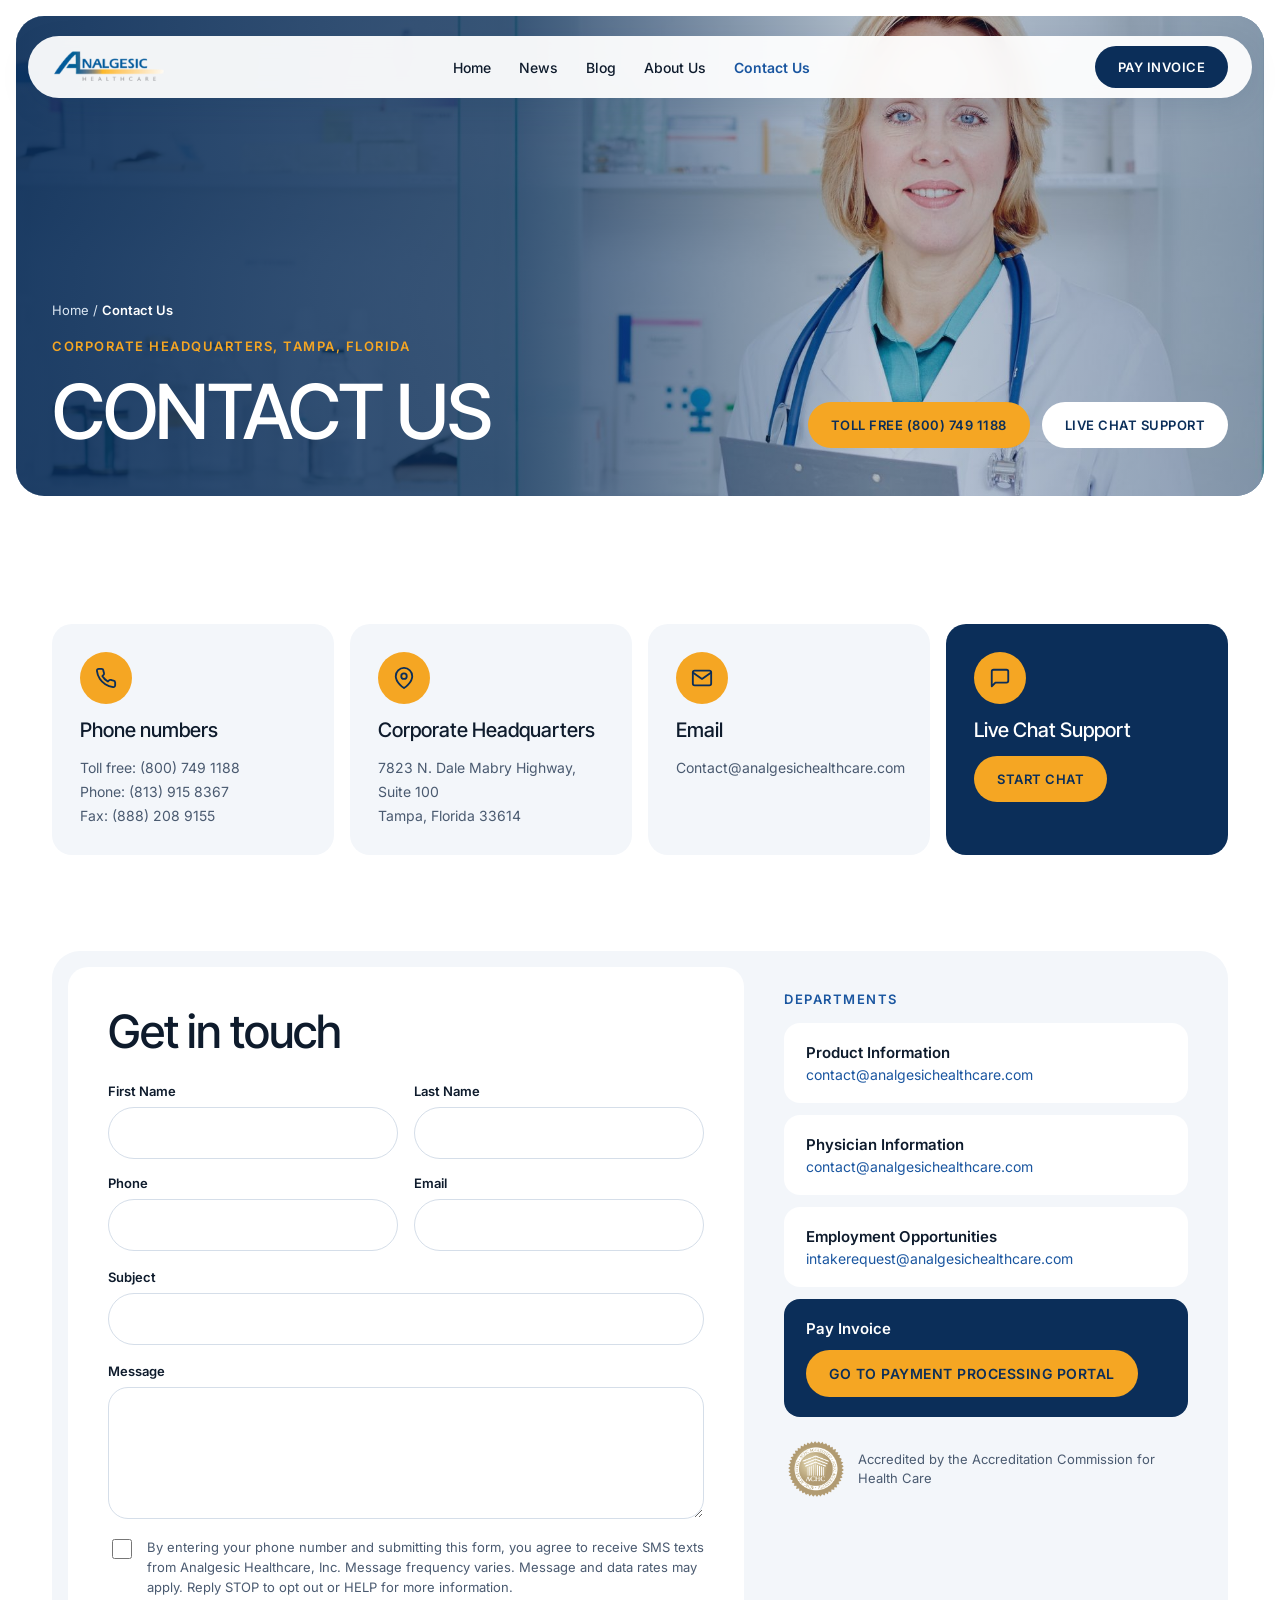
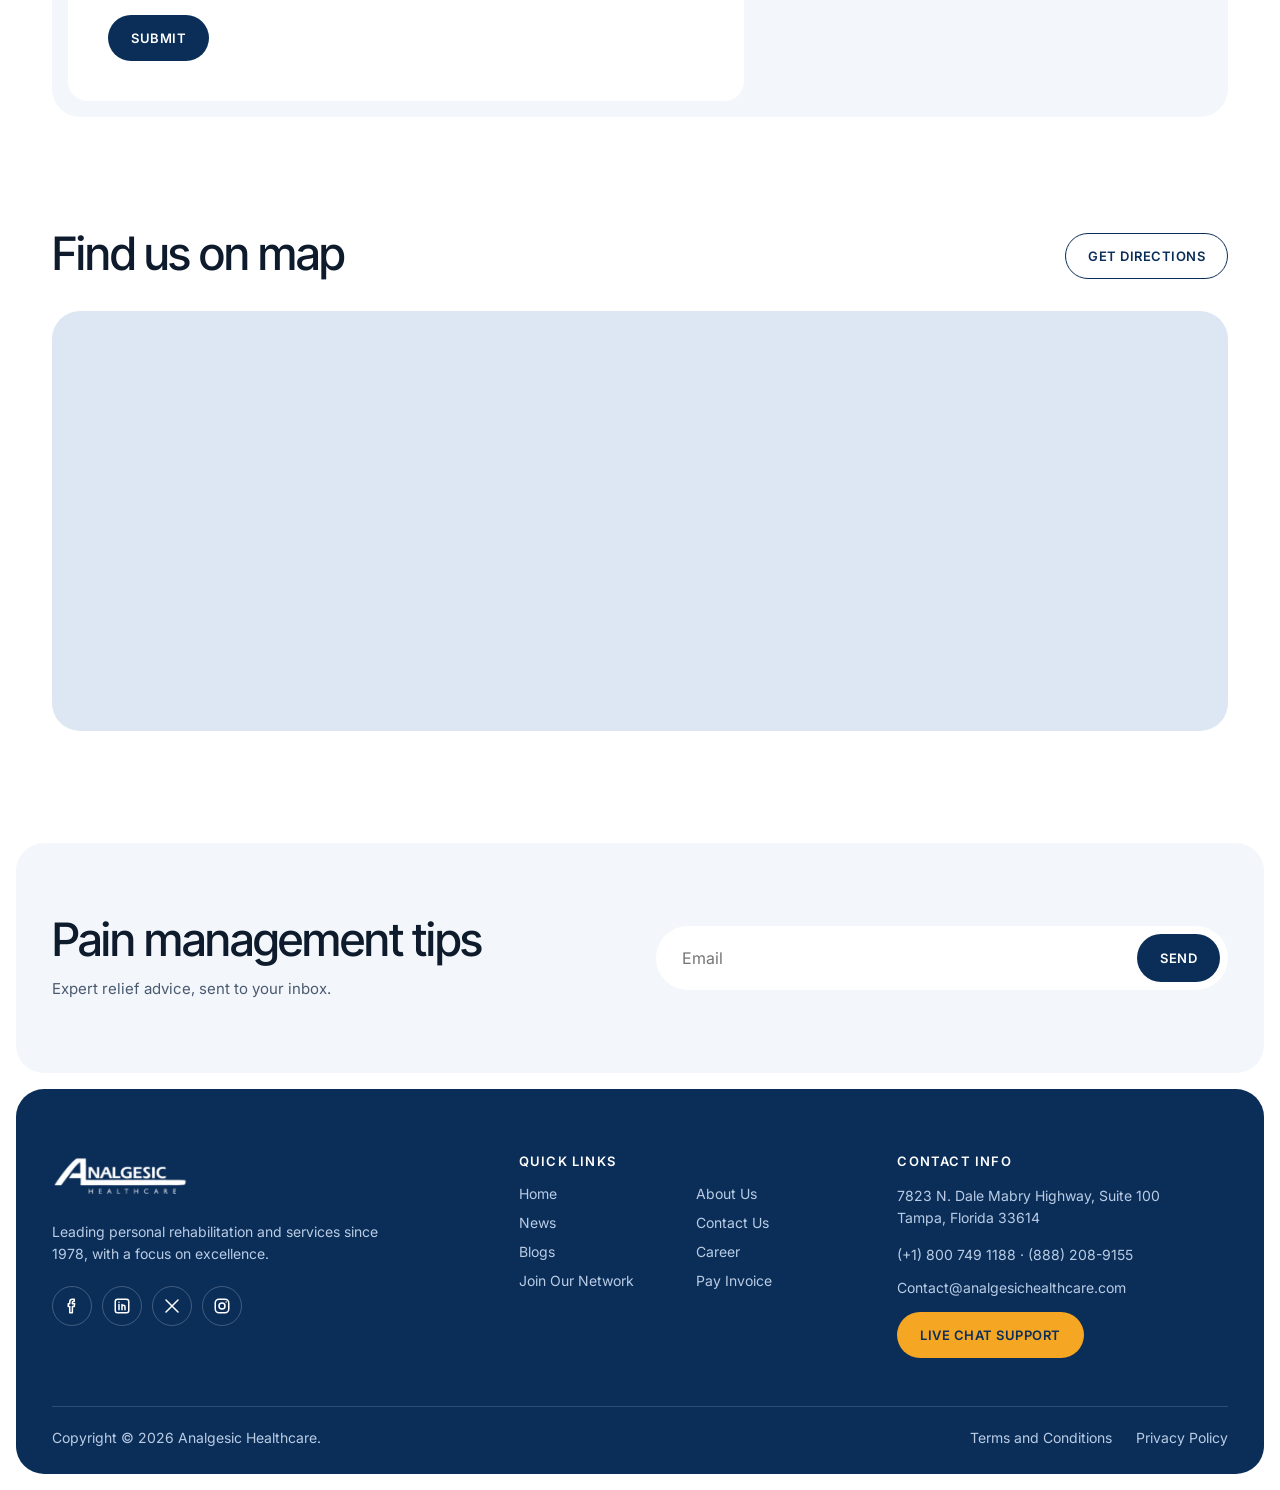
<file: contact.html>
<!doctype html>
<html lang="en">
<head>
<meta charset="utf-8">
<meta name="viewport" content="width=device-width, initial-scale=1">
<title>Contact Us | Analgesic Healthcare</title>
<meta name="description" content="Contact Analgesic Healthcare, 7823 N. Dale Mabry Highway, Suite 100, Tampa, Florida.">
<meta name="robots" content="noindex">
<link rel="icon" type="image/png" href="assets/img/achc-seal.png">
<link rel="preconnect" href="https://fonts.googleapis.com">
<link rel="preconnect" href="https://fonts.gstatic.com" crossorigin>
<link href="https://fonts.googleapis.com/css2?family=Inter+Tight:wght@400;500;600&family=Inter:wght@400;500;600&display=swap" rel="stylesheet">
<link rel="stylesheet" href="assets/css/style.css">
</head>
<body>
<a class="skip" href="#main">Skip to main content</a>
<header class="site-header">
<div class="bar-wrap">
<div class="bar">
<a class="logo" href="index.html"><img src="assets/img/logo.png" alt="Analgesic Healthcare" width="117" height="40"></a>
<nav id="site-nav" aria-label="Main">
<ul>
<li><a href="index.html">Home</a></li>
<li><a href="news.html">News</a></li>
<li><a href="blog.html">Blog</a></li>
<li><a href="about.html">About Us</a></li>
<li><a href="contact.html" aria-current="page">Contact Us</a></li>
<li class="pay-m"><a href="#">Pay Invoice</a></li>
</ul>
</nav>
<a class="btn btn-navy pay" href="#">Pay Invoice</a>
<button class="menu-toggle" type="button" aria-controls="site-nav" aria-expanded="false" aria-label="Open menu"><svg width="22" height="22" viewBox="0 0 24 24" fill="none" stroke="#fff" stroke-width="2" stroke-linecap="round" stroke-linejoin="round" aria-hidden="true"><path d="M4 7h16M4 12h16M4 17h16"/></svg></button>
</div>
</div>
</header>
<main id="main">
<section class="hero page-hero">
<div class="hero-panel">
<img class="bg" src="assets/img/doctor-clipboard.jpg" alt="Doctor holding a clipboard" style="object-position:75% 25%">
<div class="shade"></div>
<div class="content">
<div class="copy">
<div class="crumb"><a href="index.html">Home</a> / <span>Contact Us</span></div>
<span class="eyebrow on-dark">Corporate Headquarters, Tampa, Florida</span>
<h1 class="page-title">Contact us</h1>
</div>
<div class="btn-row" style="flex:0 1 auto"><a class="btn btn-yellow" href="tel:+18007491188">Toll free (800) 749 1188</a><a class="btn btn-white" href="#">Live chat support</a></div>
</div>
</div>
</section>

<section class="section" style="padding-bottom:96px">
<div class="wrap cards4">
<div class="ccard"><div class="icon-circle"><svg width="22" height="22" viewBox="0 0 24 24" fill="none" stroke="#0B2E59" stroke-width="2" stroke-linecap="round" stroke-linejoin="round" aria-hidden="true"><path d="M22 16.9v3a2 2 0 0 1-2.2 2 19.8 19.8 0 0 1-8.6-3.1 19.5 19.5 0 0 1-6-6A19.8 19.8 0 0 1 2.1 4.2 2 2 0 0 1 4.1 2h3a2 2 0 0 1 2 1.7c.1 1 .4 1.9.7 2.8a2 2 0 0 1-.5 2.1L8 9.9a16 16 0 0 0 6 6l1.3-1.3a2 2 0 0 1 2.1-.5c.9.3 1.8.6 2.8.7a2 2 0 0 1 1.7 2z"/></svg></div><h3>Phone numbers</h3><p>Toll free: <a class="tel" href="tel:+18007491188">(800) 749 1188</a><br>Phone: <a class="tel" href="tel:+18139158367">(813) 915 8367</a><br>Fax: (888) 208 9155</p></div>
<div class="ccard"><div class="icon-circle"><svg width="22" height="22" viewBox="0 0 24 24" fill="none" stroke="#0B2E59" stroke-width="2" stroke-linecap="round" stroke-linejoin="round" aria-hidden="true"><path d="M21 10c0 7-9 13-9 13S3 17 3 10a9 9 0 0 1 18 0z"/><circle cx="12" cy="10" r="3"/></svg></div><h3>Corporate Headquarters</h3><p>7823 N. Dale Mabry Highway, Suite 100<br>Tampa, Florida 33614</p></div>
<div class="ccard"><div class="icon-circle"><svg width="22" height="22" viewBox="0 0 24 24" fill="none" stroke="#0B2E59" stroke-width="2" stroke-linecap="round" stroke-linejoin="round" aria-hidden="true"><rect x="2" y="4" width="20" height="16" rx="2"/><path d="M22 6l-10 7L2 6"/></svg></div><h3>Email</h3><p><a class="tel" href="mailto:Contact@analgesichealthcare.com">Contact@analgesichealthcare.com</a></p></div>
<div class="ccard dark"><div class="icon-circle"><svg width="22" height="22" viewBox="0 0 24 24" fill="none" stroke="#0B2E59" stroke-width="2" stroke-linecap="round" stroke-linejoin="round" aria-hidden="true"><path d="M21 15a2 2 0 0 1-2 2H7l-4 4V5a2 2 0 0 1 2-2h14a2 2 0 0 1 2 2z"/></svg></div><h3>Live Chat Support</h3><a class="btn btn-yellow" href="#" style="align-self:flex-start">Start chat</a></div>
</div>
</section>

<section class="section tight-top">
<div class="wrap">
<div class="form-wrap">
<form class="form" data-preview>
<h2 class="h2" style="margin-bottom:8px">Get in touch</h2>
<div class="fields">
<div class="field"><label for="fn">First Name</label><input id="fn" type="text" autocomplete="given-name"></div><div class="field"><label for="ln">Last Name</label><input id="ln" type="text" autocomplete="family-name"></div><div class="field"><label for="ph">Phone</label><input id="ph" type="tel" autocomplete="tel"></div><div class="field"><label for="em">Email</label><input id="em" type="email" autocomplete="email"></div>
</div>
<div class="field"><label for="sj">Subject</label><input id="sj" type="text"></div>
<div class="field"><label for="ms">Message</label><textarea id="ms" rows="5"></textarea></div>
<div class="consent"><input id="cs" type="checkbox"><label for="cs">By entering your phone number and submitting this form, you agree to receive SMS texts from Analgesic Healthcare, Inc. Message frequency varies. Message and data rates may apply. Reply STOP to opt out or HELP for more information.</label></div>
<button class="btn btn-navy" type="submit" data-label="Submit" style="align-self:flex-start">Submit</button>
</form>
<div class="depts">
<span class="eyebrow" style="margin-bottom:4px">Departments</span>
<div class="dept"><b>Product Information</b><a href="mailto:contact@analgesichealthcare.com">contact@analgesichealthcare.com</a></div>
<div class="dept"><b>Physician Information</b><a href="mailto:contact@analgesichealthcare.com">contact@analgesichealthcare.com</a></div>
<div class="dept"><b>Employment Opportunities</b><a href="mailto:intakerequest@analgesichealthcare.com">intakerequest@analgesichealthcare.com</a></div>
<div class="dept dark"><b>Pay Invoice</b><a class="btn btn-yellow" href="#" style="align-self:flex-start;white-space:normal">Go to payment processing portal</a></div>
<div style="display:flex;align-items:center;gap:14px;padding:12px 4px"><img src="assets/img/achc-seal.png" alt="ACHC Accredited gold seal" style="width:56px;height:56px;flex:none"><span style="font-size:13px;color:#4A5A70;line-height:1.5">Accredited by the Accreditation Commission for Health Care</span></div>
</div>
</div>
</div>
</section>

<section class="section tight-top">
<div class="wrap">
<div class="sec-head" style="margin-bottom:32px"><h2 class="h2">Find us on map</h2><a class="btn btn-outline" href="https://www.google.com/maps/search/?api=1&amp;query=7823+N+Dale+Mabry+Hwy+Suite+100+Tampa+FL+33614" target="_blank" rel="noopener">Get directions</a></div>
<div class="map"><iframe title="Map of Analgesic Healthcare headquarters, Tampa" loading="lazy" referrerpolicy="no-referrer-when-downgrade" src="https://www.google.com/maps?q=7823+N+Dale+Mabry+Hwy+Suite+100,+Tampa,+FL+33614&amp;output=embed"></iframe></div>
</div>
</section>
<section class="inset" style="padding-bottom:0">
<div class="signup">
<div class="t"><h2 class="h2">Pain management tips</h2><p class="lead">Expert relief advice, sent to your inbox.</p></div>
<form data-preview>
<label class="sr-only" for="nl-c">Email</label>
<input id="nl-c" type="email" placeholder="Email" autocomplete="email">
<button class="btn btn-navy" type="submit" data-label="Send">Send</button>
</form>
</div>
</section>
</main>
<footer class="site-footer">
<div class="box"><div class="inner">
<div class="f-top">
<div class="f-brand">
<img src="assets/img/logo-white.png" alt="Analgesic Healthcare">
<p>Leading personal rehabilitation and services since 1978, with a focus on excellence.</p>
<div class="social"><a href="#" aria-label="Facebook"><svg width="18" height="18" viewBox="0 0 24 24" fill="none" stroke="#fff" stroke-width="2" stroke-linecap="round" stroke-linejoin="round" aria-hidden="true"><path d="M15 3h-2.5A3.5 3.5 0 0 0 9 6.5V9H7v3.5h2V21h3.5v-8.5H15l.5-3.5h-3V7a1 1 0 0 1 1-1H15z"/></svg></a><a href="#" aria-label="LinkedIn"><svg width="18" height="18" viewBox="0 0 24 24" fill="none" stroke="#fff" stroke-width="2" stroke-linecap="round" stroke-linejoin="round" aria-hidden="true"><rect x="3" y="3" width="18" height="18" rx="3"/><path d="M8 10v7M8 7v.01M12 17v-4a2 2 0 0 1 4 0v4M12 10v7"/></svg></a><a href="#" aria-label="X (Twitter)"><svg width="18" height="18" viewBox="0 0 24 24" fill="none" stroke="#fff" stroke-width="2" stroke-linecap="round" stroke-linejoin="round" aria-hidden="true"><path d="M4 4l16 16M20 4L4 20"/></svg></a><a href="#" aria-label="Instagram"><svg width="18" height="18" viewBox="0 0 24 24" fill="none" stroke="#fff" stroke-width="2" stroke-linecap="round" stroke-linejoin="round" aria-hidden="true"><rect x="3" y="3" width="18" height="18" rx="5"/><circle cx="12" cy="12" r="4"/><path d="M17.5 6.5v.01"/></svg></a></div>
</div>
<div class="f-col">
<h4>Quick links</h4>
<div class="f-links">
<a href="index.html">Home</a><a href="about.html">About Us</a>
<a href="news.html">News</a><a href="contact.html">Contact Us</a>
<a href="blog.html">Blogs</a><a href="#">Career</a>
<a href="#">Join Our Network</a><a href="#">Pay Invoice</a>
</div>
</div>
<div class="f-col">
<h4>Contact info</h4>
<span style="line-height:1.6">7823 N. Dale Mabry Highway, Suite 100<br>Tampa, Florida 33614</span>
<span><a href="tel:+18007491188">(+1) 800 749 1188</a> · (888) 208-9155</span>
<a href="mailto:Contact@analgesichealthcare.com">Contact@analgesichealthcare.com</a>
<a class="btn btn-yellow" href="#" style="align-self:flex-start">Live chat support</a>
</div>
</div>
<div class="f-bottom">
<span>Copyright © 2026 Analgesic Healthcare.</span>
<span class="links"><a href="#">Terms and Conditions</a><a href="#">Privacy Policy</a></span>
</div>
</div></div>
</footer>
<script src="assets/js/main.js"></script>
</body>
</html>
</file>
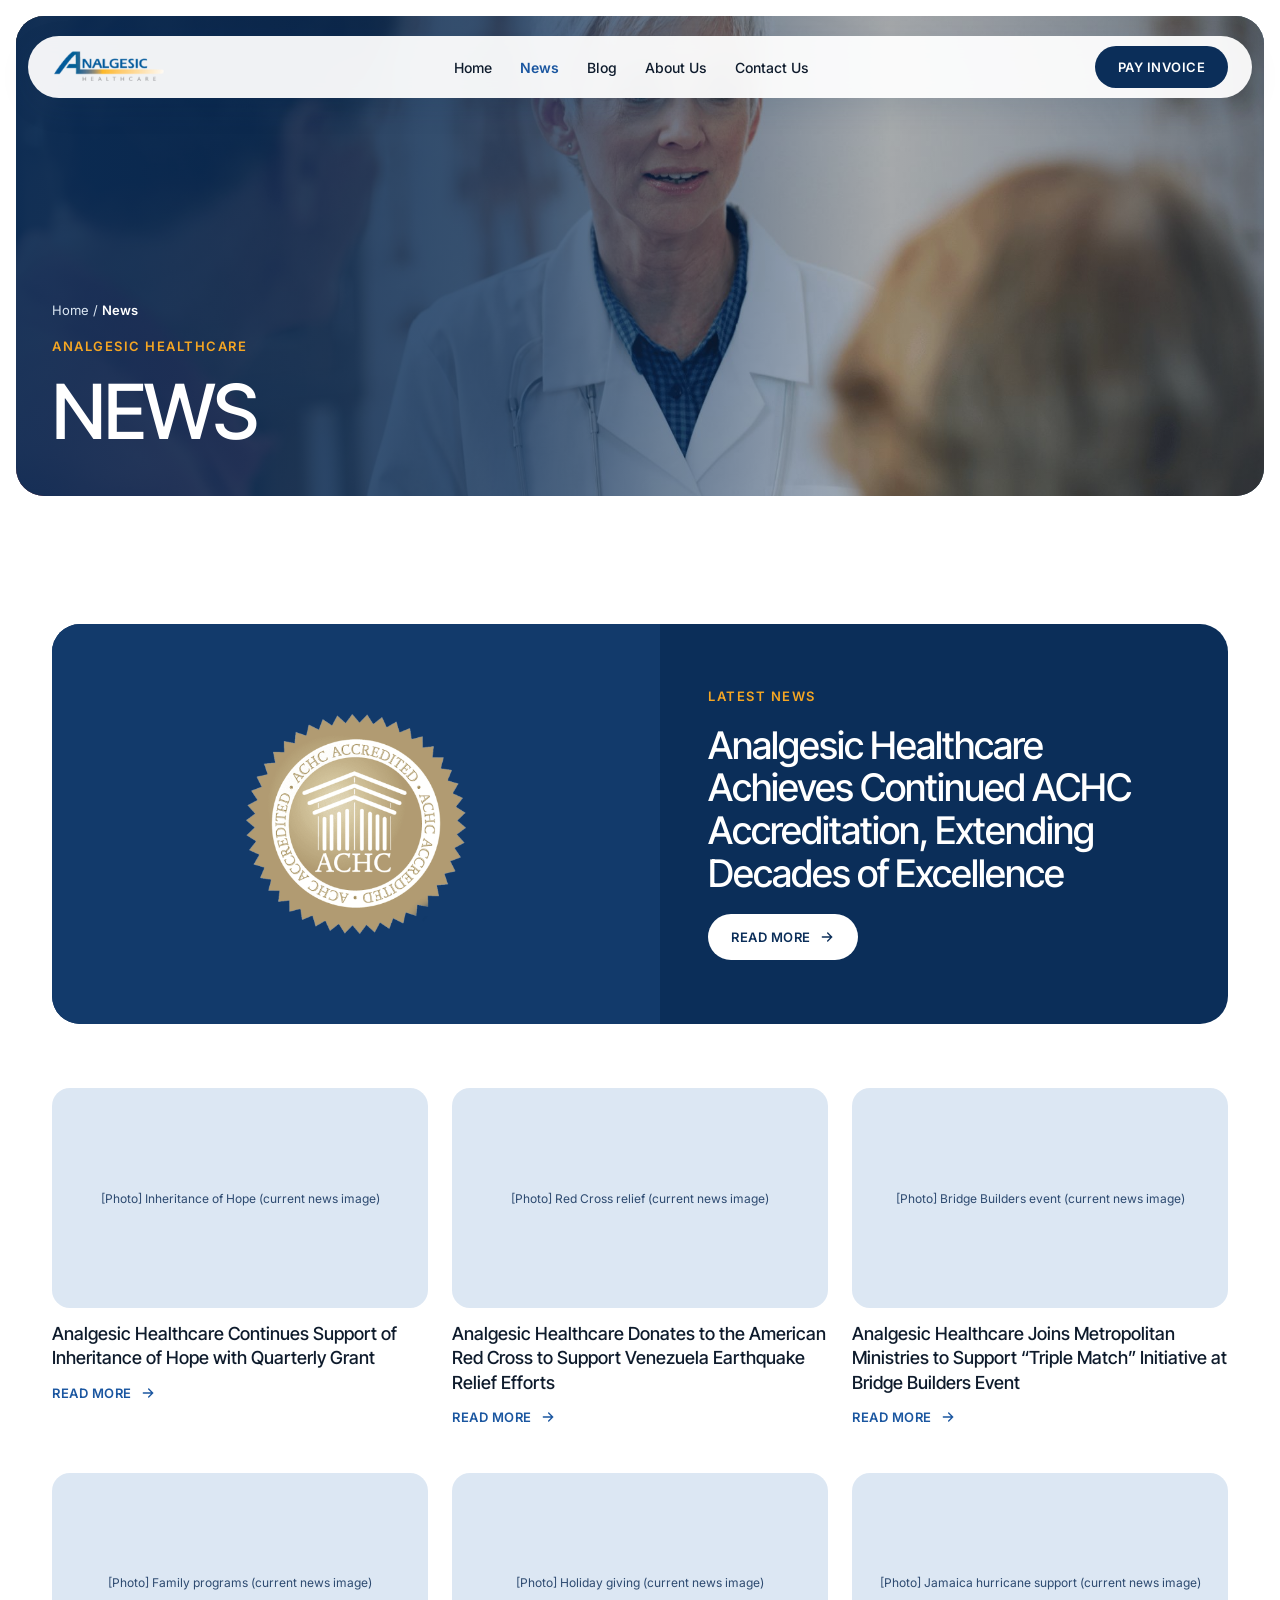
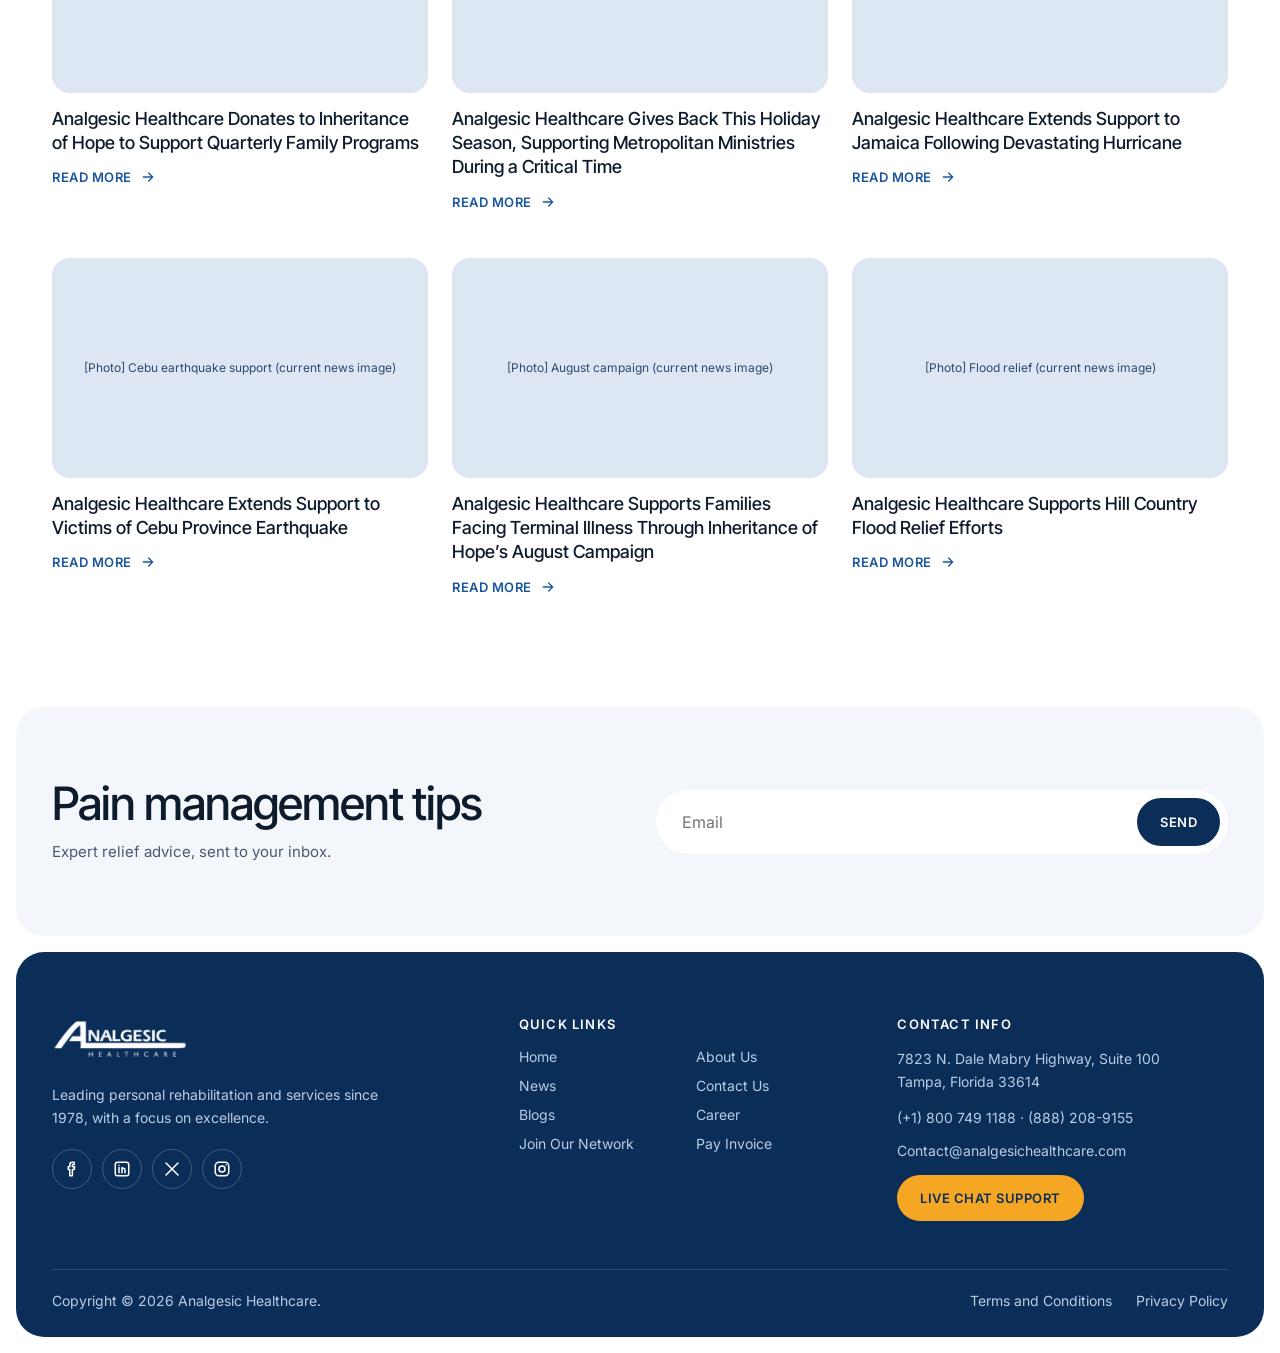
<file: news.html>
<!doctype html>
<html lang="en">
<head>
<meta charset="utf-8">
<meta name="viewport" content="width=device-width, initial-scale=1">
<title>News | Analgesic Healthcare</title>
<meta name="description" content="Latest news from Analgesic Healthcare.">
<meta name="robots" content="noindex">
<link rel="icon" type="image/png" href="assets/img/achc-seal.png">
<link rel="preconnect" href="https://fonts.googleapis.com">
<link rel="preconnect" href="https://fonts.gstatic.com" crossorigin>
<link href="https://fonts.googleapis.com/css2?family=Inter+Tight:wght@400;500;600&family=Inter:wght@400;500;600&display=swap" rel="stylesheet">
<link rel="stylesheet" href="assets/css/style.css">
</head>
<body>
<a class="skip" href="#main">Skip to main content</a>
<header class="site-header">
<div class="bar-wrap">
<div class="bar">
<a class="logo" href="index.html"><img src="assets/img/logo.png" alt="Analgesic Healthcare" width="117" height="40"></a>
<nav id="site-nav" aria-label="Main">
<ul>
<li><a href="index.html">Home</a></li>
<li><a href="news.html" aria-current="page">News</a></li>
<li><a href="blog.html">Blog</a></li>
<li><a href="about.html">About Us</a></li>
<li><a href="contact.html">Contact Us</a></li>
<li class="pay-m"><a href="#">Pay Invoice</a></li>
</ul>
</nav>
<a class="btn btn-navy pay" href="#">Pay Invoice</a>
<button class="menu-toggle" type="button" aria-controls="site-nav" aria-expanded="false" aria-label="Open menu"><svg width="22" height="22" viewBox="0 0 24 24" fill="none" stroke="#fff" stroke-width="2" stroke-linecap="round" stroke-linejoin="round" aria-hidden="true"><path d="M4 7h16M4 12h16M4 17h16"/></svg></button>
</div>
</div>
</header>
<main id="main">
<section class="hero page-hero">
<div class="hero-panel">
<img class="bg" src="assets/img/doctor-explaining.jpg" alt="Doctor explaining treatment to patients" style="object-position:60% 25%">
<div class="shade"></div>
<div class="content">
<div class="copy">
<div class="crumb"><a href="index.html">Home</a> / <span>News</span></div>
<span class="eyebrow on-dark">Analgesic Healthcare</span>
<h1 class="page-title">News</h1>
</div>

</div>
</div>
</section>

<section class="section" style="padding-bottom:64px"><div class="wrap"><a class="featured" href="#"><div class="fm"><img class="seal" src="assets/img/achc-seal.png" alt="ACHC Accredited gold seal"></div><div class="fc"><span class="eyebrow on-dark">Latest news</span><h2>Analgesic Healthcare Achieves Continued ACHC Accreditation, Extending Decades of Excellence</h2><span class="btn btn-white" style="align-self:flex-start">Read more <svg viewBox="0 0 24 24" fill="none" stroke="currentColor" stroke-width="2" stroke-linecap="round" aria-hidden="true"><path d="M5 12h14M13 6l6 6-6 6"/></svg></span></div></a></div></section>
<section class="section tight-top"><div class="wrap">
<div class="post-grid wide">
<a class="post" href="#"><div class="thumb ph-box">[Photo] Inheritance of Hope (current news image)</div><h3>Analgesic Healthcare Continues Support of Inheritance of Hope with Quarterly Grant</h3><span class="more">Read more <svg viewBox="0 0 24 24" fill="none" stroke="currentColor" stroke-width="2" stroke-linecap="round" aria-hidden="true"><path d="M5 12h14M13 6l6 6-6 6"/></svg></span></a>
<a class="post" href="#"><div class="thumb ph-box">[Photo] Red Cross relief (current news image)</div><h3>Analgesic Healthcare Donates to the American Red Cross to Support Venezuela Earthquake Relief Efforts</h3><span class="more">Read more <svg viewBox="0 0 24 24" fill="none" stroke="currentColor" stroke-width="2" stroke-linecap="round" aria-hidden="true"><path d="M5 12h14M13 6l6 6-6 6"/></svg></span></a>
<a class="post" href="#"><div class="thumb ph-box">[Photo] Bridge Builders event (current news image)</div><h3>Analgesic Healthcare Joins Metropolitan Ministries to Support &ldquo;Triple Match&rdquo; Initiative at Bridge Builders Event</h3><span class="more">Read more <svg viewBox="0 0 24 24" fill="none" stroke="currentColor" stroke-width="2" stroke-linecap="round" aria-hidden="true"><path d="M5 12h14M13 6l6 6-6 6"/></svg></span></a>
<a class="post" href="#"><div class="thumb ph-box">[Photo] Family programs (current news image)</div><h3>Analgesic Healthcare Donates to Inheritance of Hope to Support Quarterly Family Programs</h3><span class="more">Read more <svg viewBox="0 0 24 24" fill="none" stroke="currentColor" stroke-width="2" stroke-linecap="round" aria-hidden="true"><path d="M5 12h14M13 6l6 6-6 6"/></svg></span></a>
<a class="post" href="#"><div class="thumb ph-box">[Photo] Holiday giving (current news image)</div><h3>Analgesic Healthcare Gives Back This Holiday Season, Supporting Metropolitan Ministries During a Critical Time</h3><span class="more">Read more <svg viewBox="0 0 24 24" fill="none" stroke="currentColor" stroke-width="2" stroke-linecap="round" aria-hidden="true"><path d="M5 12h14M13 6l6 6-6 6"/></svg></span></a>
<a class="post" href="#"><div class="thumb ph-box">[Photo] Jamaica hurricane support (current news image)</div><h3>Analgesic Healthcare Extends Support to Jamaica Following Devastating Hurricane</h3><span class="more">Read more <svg viewBox="0 0 24 24" fill="none" stroke="currentColor" stroke-width="2" stroke-linecap="round" aria-hidden="true"><path d="M5 12h14M13 6l6 6-6 6"/></svg></span></a>
<a class="post" href="#"><div class="thumb ph-box">[Photo] Cebu earthquake support (current news image)</div><h3>Analgesic Healthcare Extends Support to Victims of Cebu Province Earthquake</h3><span class="more">Read more <svg viewBox="0 0 24 24" fill="none" stroke="currentColor" stroke-width="2" stroke-linecap="round" aria-hidden="true"><path d="M5 12h14M13 6l6 6-6 6"/></svg></span></a>
<a class="post" href="#"><div class="thumb ph-box">[Photo] August campaign (current news image)</div><h3>Analgesic Healthcare Supports Families Facing Terminal Illness Through Inheritance of Hope&rsquo;s August Campaign</h3><span class="more">Read more <svg viewBox="0 0 24 24" fill="none" stroke="currentColor" stroke-width="2" stroke-linecap="round" aria-hidden="true"><path d="M5 12h14M13 6l6 6-6 6"/></svg></span></a>
<a class="post" href="#"><div class="thumb ph-box">[Photo] Flood relief (current news image)</div><h3>Analgesic Healthcare Supports Hill Country Flood Relief Efforts</h3><span class="more">Read more <svg viewBox="0 0 24 24" fill="none" stroke="currentColor" stroke-width="2" stroke-linecap="round" aria-hidden="true"><path d="M5 12h14M13 6l6 6-6 6"/></svg></span></a>
</div>

</div></section>
<section class="inset" style="padding-bottom:0">
<div class="signup">
<div class="t"><h2 class="h2">Pain management tips</h2><p class="lead">Expert relief advice, sent to your inbox.</p></div>
<form data-preview>
<label class="sr-only" for="nl-n">Email</label>
<input id="nl-n" type="email" placeholder="Email" autocomplete="email">
<button class="btn btn-navy" type="submit" data-label="Send">Send</button>
</form>
</div>
</section>
</main>
<footer class="site-footer">
<div class="box"><div class="inner">
<div class="f-top">
<div class="f-brand">
<img src="assets/img/logo-white.png" alt="Analgesic Healthcare">
<p>Leading personal rehabilitation and services since 1978, with a focus on excellence.</p>
<div class="social"><a href="#" aria-label="Facebook"><svg width="18" height="18" viewBox="0 0 24 24" fill="none" stroke="#fff" stroke-width="2" stroke-linecap="round" stroke-linejoin="round" aria-hidden="true"><path d="M15 3h-2.5A3.5 3.5 0 0 0 9 6.5V9H7v3.5h2V21h3.5v-8.5H15l.5-3.5h-3V7a1 1 0 0 1 1-1H15z"/></svg></a><a href="#" aria-label="LinkedIn"><svg width="18" height="18" viewBox="0 0 24 24" fill="none" stroke="#fff" stroke-width="2" stroke-linecap="round" stroke-linejoin="round" aria-hidden="true"><rect x="3" y="3" width="18" height="18" rx="3"/><path d="M8 10v7M8 7v.01M12 17v-4a2 2 0 0 1 4 0v4M12 10v7"/></svg></a><a href="#" aria-label="X (Twitter)"><svg width="18" height="18" viewBox="0 0 24 24" fill="none" stroke="#fff" stroke-width="2" stroke-linecap="round" stroke-linejoin="round" aria-hidden="true"><path d="M4 4l16 16M20 4L4 20"/></svg></a><a href="#" aria-label="Instagram"><svg width="18" height="18" viewBox="0 0 24 24" fill="none" stroke="#fff" stroke-width="2" stroke-linecap="round" stroke-linejoin="round" aria-hidden="true"><rect x="3" y="3" width="18" height="18" rx="5"/><circle cx="12" cy="12" r="4"/><path d="M17.5 6.5v.01"/></svg></a></div>
</div>
<div class="f-col">
<h4>Quick links</h4>
<div class="f-links">
<a href="index.html">Home</a><a href="about.html">About Us</a>
<a href="news.html">News</a><a href="contact.html">Contact Us</a>
<a href="blog.html">Blogs</a><a href="#">Career</a>
<a href="#">Join Our Network</a><a href="#">Pay Invoice</a>
</div>
</div>
<div class="f-col">
<h4>Contact info</h4>
<span style="line-height:1.6">7823 N. Dale Mabry Highway, Suite 100<br>Tampa, Florida 33614</span>
<span><a href="tel:+18007491188">(+1) 800 749 1188</a> · (888) 208-9155</span>
<a href="mailto:Contact@analgesichealthcare.com">Contact@analgesichealthcare.com</a>
<a class="btn btn-yellow" href="#" style="align-self:flex-start">Live chat support</a>
</div>
</div>
<div class="f-bottom">
<span>Copyright © 2026 Analgesic Healthcare.</span>
<span class="links"><a href="#">Terms and Conditions</a><a href="#">Privacy Policy</a></span>
</div>
</div></div>
</footer>
<script src="assets/js/main.js"></script>
</body>
</html>
</file>
<file: assets/css/style.css>
/* Analgesic Healthcare – redesign concept (static preview) */
:root{
  --navy:#0B2E59; --navy-2:#123A6B; --blue:#1A56A0; --yellow:#F5A623;
  --ink:#0E1B2C; --muted:#4A5A70; --soft:#F3F6FA; --line:#D5DEE9;
  --ice:#DCE7F3; --ice-2:#B9CCE4;
  --radius-xl:28px; --radius-l:20px; --radius-m:14px;
  --head:'Inter Tight',system-ui,sans-serif; --body:Inter,system-ui,sans-serif;
}
*{box-sizing:border-box}
html{scroll-behavior:smooth}
body{margin:0;font-family:var(--body);color:var(--ink);background:#fff;-webkit-font-smoothing:antialiased}
h1,h2,h3,h4{font-family:var(--head);font-weight:500;margin:0}
p{margin:0}
img{max-width:100%;display:block}
a{color:var(--blue)}a:hover{color:var(--navy)}
.wrap{padding:0 max(40px,calc((100% - 1176px) / 2))}
.inset{padding:0 16px}
.sr-only{position:absolute;width:1px;height:1px;overflow:hidden;clip:rect(0 0 0 0);white-space:nowrap}
.skip{position:absolute;left:-9999px;top:8px;background:#fff;padding:10px 16px;border-radius:8px;z-index:100}
.skip:focus{left:16px}
:focus-visible{outline:3px solid var(--yellow);outline-offset:3px}

/* type */
.eyebrow{font-size:13px;letter-spacing:1.5px;text-transform:uppercase;font-weight:600;color:var(--blue)}
.eyebrow.on-dark{color:var(--yellow)}
.h2{font-size:clamp(32px,4.2vw,46px);line-height:1.08;letter-spacing:-1px}
.lead{font-size:15px;line-height:1.6;color:var(--muted)}

/* buttons */
.btn{display:inline-flex;align-items:center;gap:8px;border-radius:999px;padding:14px 22px;font-size:13px;font-weight:600;letter-spacing:.5px;text-transform:uppercase;text-decoration:none;border:1px solid transparent;cursor:pointer;font-family:var(--body);transition:background .2s,color .2s,transform .2s;white-space:nowrap}
.btn svg{width:16px;height:16px}
.btn-navy{background:var(--navy);color:#fff}.btn-navy:hover{background:#082246;color:#fff}
.btn-white{background:#fff;color:var(--navy)}.btn-white:hover{background:var(--ice);color:var(--navy)}
.btn-yellow{background:var(--yellow);color:var(--navy)}.btn-yellow:hover{background:#e8961a;color:var(--navy)}
.btn-outline{border-color:var(--navy);color:var(--navy);background:transparent}.btn-outline:hover{background:var(--navy);color:#fff}
.btn-row{display:flex;flex-wrap:wrap;gap:12px}

/* header */
.site-header{position:sticky;top:-20px;z-index:50;height:0}
.site-header .bar-wrap{padding:36px 16px 0}
.bar{max-width:1224px;margin:0 auto;background:rgba(255,255,255,.94);backdrop-filter:blur(10px);-webkit-backdrop-filter:blur(10px);box-shadow:0 10px 30px rgba(11,46,89,.10);border-radius:999px;padding:10px 24px;display:flex;align-items:center;justify-content:space-between;gap:16px;transition:all .3s ease}
.bar .logo img{height:40px;transition:height .3s ease}
.bar nav ul{list-style:none;margin:0;padding:0;display:flex;gap:28px;font-size:14px;font-weight:500}
.bar nav a{color:var(--ink);text-decoration:none}
.bar nav a[aria-current="page"]{color:var(--blue);font-weight:600}
.bar nav a:hover{color:var(--blue)}
.bar .btn{padding:12px 22px;transition:padding .3s ease,background .2s}
.bar nav li.pay-m{display:none}
.menu-toggle{display:none;width:44px;height:44px;border-radius:999px;border:none;background:var(--navy);color:#fff;align-items:center;justify-content:center;cursor:pointer}
.scrolled .bar{background:#fff;box-shadow:0 12px 32px rgba(11,46,89,.22);padding:6px 24px}
.scrolled .bar .logo img{height:32px}
.scrolled .bar .btn{padding:10px 18px}

/* hero (home + inner) */
.hero{padding:16px}
.hero-panel{position:relative;background:#24507F;border-radius:var(--radius-xl);overflow:hidden;color:#fff;display:flex;flex-direction:column}
.hero-panel .slides img,.hero-panel>.bg{position:absolute;inset:0;width:100%;height:100%;object-fit:cover}
.slides img{opacity:0;transform:scale(1);transition:opacity 1.2s ease,transform 0s linear 1.2s}
.slides img.active{opacity:1;transform:scale(1.08);transition:opacity 1.2s ease,transform 6.5s linear}
.hero-panel .shade{position:absolute;inset:0;background:linear-gradient(90deg,rgba(11,46,89,.92) 0%,rgba(11,46,89,.78) 40%,rgba(11,46,89,.25) 70%,rgba(11,46,89,.45) 100%)}
.home-hero{min-height:800px}
.home-hero .content{position:relative;flex:1;display:flex;justify-content:space-between;gap:40px;padding:156px max(24px,calc((100% - 1176px) / 2)) 0}
.home-hero .copy{flex:1 1 560px;display:flex;flex-direction:column;gap:28px}
.hero-title{font-size:clamp(44px,6.4vw,84px);line-height:.98;letter-spacing:-2.5px;text-transform:uppercase}
.hero-title .chip{display:inline-block;width:1.45em;height:.8em;border-radius:12px;background:var(--yellow);vertical-align:middle;margin-right:.18em;position:relative;top:-.06em}
.stat-panel{flex:0 0 220px;align-self:flex-start;display:flex;flex-direction:column;gap:28px;text-align:right;background:rgba(11,46,89,.62);backdrop-filter:blur(10px);-webkit-backdrop-filter:blur(10px);border:1px solid rgba(255,255,255,.18);border-radius:var(--radius-l);padding:28px}
.stat-panel .num{font-family:var(--head);font-size:44px;line-height:1}
.stat-panel .lbl{font-size:13px;color:var(--ice);margin-top:4px}
.home-hero .foot{position:relative;display:flex;flex-wrap:wrap;justify-content:space-between;align-items:flex-end;gap:24px;padding:48px max(24px,calc((100% - 1176px) / 2))}
.home-hero .foot p{max-width:440px;font-size:15px;line-height:1.6;color:#EAF1F9}
.dots{display:flex;align-items:center;gap:8px}
.dots button{width:8px;height:8px;border-radius:999px;border:none;padding:0;cursor:pointer;background:rgba(255,255,255,.55);transition:all .3s}
.dots button.active{width:28px;background:var(--yellow)}
.seal-line{display:flex;align-items:center;gap:10px;font-size:13px;color:var(--ice)}
.seal-line img{width:40px;height:40px}

.page-hero .hero-panel{min-height:480px;justify-content:flex-end}
.page-hero .content{position:relative;display:flex;flex-wrap:wrap;justify-content:space-between;align-items:flex-end;gap:32px;padding:150px max(24px,calc((100% - 1176px) / 2)) 48px}
.page-hero .copy{flex:1 1 520px;display:flex;flex-direction:column;gap:20px}
.page-hero .page-title{font-size:clamp(44px,6vw,76px);line-height:.98;letter-spacing:-2.5px;text-transform:uppercase}
.crumb{font-size:13px;color:var(--ice)}.crumb a{color:var(--ice);text-decoration:none}.crumb span{color:#fff;font-weight:600}
.page-hero .side{flex:0 1 420px;font-size:16px;line-height:1.6;color:#EAF1F9}

/* sections */
.section{padding:112px 0}
.section.tight-top{padding-top:0}
.sec-head{display:flex;flex-wrap:wrap;justify-content:space-between;align-items:flex-end;gap:24px;margin-bottom:40px}
.sec-head .intro{max-width:720px;display:flex;flex-direction:column;gap:16px}
.sec-head .intro .lead{max-width:520px}

/* carousel */
.arrows{display:flex;gap:12px}
.arrows button{width:64px;height:96px;border-radius:999px;border:1px solid var(--line);background:#fff;cursor:pointer;display:flex;align-items:center;justify-content:center;transition:opacity .2s,background .2s}
.arrows button:hover{background:var(--soft)}
.arrows button:disabled{opacity:.4;cursor:default}
.track{display:flex;gap:16px;overflow-x:auto;scroll-snap-type:x mandatory;scroll-behavior:smooth;scrollbar-width:none;padding-bottom:4px}
.track::-webkit-scrollbar{display:none}
.photo-card{flex:0 0 280px;height:420px;scroll-snap-align:start;border-radius:18px;background:#5C7FA8;position:relative;overflow:hidden;display:flex;flex-direction:column;justify-content:flex-end;text-decoration:none;color:#fff}
.photo-card img{position:absolute;inset:0;width:100%;height:100%;object-fit:cover;transition:transform .6s ease}
.photo-card:hover img{transform:scale(1.04)}
.photo-card .band{position:relative;background:rgba(11,46,89,.88);backdrop-filter:blur(6px);padding:22px}
.photo-card h3{font-size:19px;margin-bottom:6px;color:#fff}
.photo-card p{font-size:13px;line-height:1.5;color:var(--ice)}
.photo-card:hover{color:#fff}
.ph{display:flex;align-items:flex-start;padding:20px;font-size:12px;color:#EAF1F9;position:absolute;inset:0}

/* tiles */
.tiles{display:grid;grid-template-columns:repeat(auto-fit,minmax(210px,1fr));gap:12px}
.tile{background:var(--soft);border-radius:var(--radius-m);padding:14px;display:flex;align-items:center;gap:16px;font-size:15px;font-weight:500}
.tile .ic{width:56px;height:56px;flex:none;border-radius:12px;background:#fff;display:flex;align-items:center;justify-content:center}
.tile small{display:block;color:var(--muted);font-size:13px;font-weight:400}

/* split */
.split{display:flex;flex-wrap:wrap;gap:16px}
.media{position:relative;overflow:hidden;border-radius:24px;background:#C9D9EC;min-height:520px;flex:1 1 440px}
.media img{position:absolute;inset:0;width:100%;height:100%;object-fit:cover}
.panel-soft{flex:1 1 520px;background:var(--soft);border-radius:24px;padding:48px;display:flex;flex-direction:column;gap:28px}
.chips{display:grid;grid-template-columns:repeat(auto-fit,minmax(220px,1fr));gap:10px}
.chips div{background:#fff;border-radius:12px;padding:16px 18px;font-weight:500;font-size:15px}

/* navy panel */
.navy-panel{background:var(--navy);border-radius:var(--radius-xl);color:#fff;padding:88px max(24px,calc((100% - 1176px) / 2))}
.navy-panel .inner{max-width:1176px;margin:0 auto;display:flex;flex-direction:column;gap:48px}
.why{display:flex;flex-wrap:wrap;gap:16px}
.why .media{flex:1 1 360px;background:#24497A;display:flex;flex-direction:column;justify-content:flex-end}
.why .media .badge{position:relative;margin:16px;background:rgba(11,46,89,.72);backdrop-filter:blur(10px);border:1px solid rgba(255,255,255,.18);border-radius:16px;padding:20px 22px;display:flex;align-items:center;gap:16px}
.why .media .badge b{font-family:var(--head);font-weight:500;font-size:44px;line-height:1;color:var(--yellow)}
.why .media .badge span{font-size:14px;color:var(--ice);line-height:1.4}
.why-grid{flex:2 1 540px;display:grid;grid-template-columns:repeat(auto-fit,minmax(240px,1fr));gap:16px}
.why-card{background:rgba(255,255,255,.06);border:1px solid rgba(255,255,255,.12);border-radius:var(--radius-l);padding:28px;display:flex;flex-direction:column;gap:14px}
.why-card.wide{grid-column:1/-1}
.why-card .top{display:flex;justify-content:space-between;align-items:center}
.why-card .top span{font-family:var(--head);font-size:14px;color:#8FA9CB}
.why-card h3{font-size:22px;line-height:1.25}
.why-card p{color:var(--ice-2);line-height:1.6;font-size:15px}
.icon-circle{width:52px;height:52px;flex:none;border-radius:999px;background:var(--yellow);display:flex;align-items:center;justify-content:center}
.icon-circle svg{width:22px;height:22px}

/* post cards */
.post-grid{display:grid;grid-template-columns:repeat(auto-fit,minmax(250px,1fr));gap:16px}
.post-grid.wide{grid-template-columns:repeat(auto-fit,minmax(300px,1fr));gap:48px 24px}
.post{text-decoration:none;color:var(--ink);display:flex;flex-direction:column;gap:14px}
.post .thumb{height:220px;border-radius:18px;overflow:hidden;background:var(--ice)}
.post .thumb img{width:100%;height:100%;object-fit:cover;transition:transform .6s ease}
.post:hover .thumb img{transform:scale(1.04)}
.post .thumb.ph-box{display:flex;align-items:center;justify-content:center;text-align:center;font-size:12px;color:#2D4A70;padding:16px}
.post h3{font-size:18px;line-height:1.35}
.post .more{display:flex;align-items:center;gap:8px;font-size:13px;font-weight:600;letter-spacing:.5px;text-transform:uppercase;color:var(--blue)}
.post .more svg{width:16px;height:16px;transition:transform .2s}
.post:hover .more svg{transform:translateX(4px)}
.post:hover{color:var(--ink)}

.featured{text-decoration:none;color:#fff;display:flex;flex-wrap:wrap;background:var(--navy);border-radius:var(--radius-xl);overflow:hidden}
.featured .fm{flex:1 1 480px;min-height:400px;position:relative;overflow:hidden;background:var(--navy-2);display:flex;align-items:center;justify-content:center}
.featured .fm img.cover{position:absolute;inset:0;width:100%;height:100%;object-fit:cover}
.featured .fm img.seal{width:220px;height:220px}
.featured .fc{flex:1 1 440px;padding:56px 48px;display:flex;flex-direction:column;justify-content:center;gap:20px}
.featured h2{font-size:clamp(28px,3.2vw,38px);line-height:1.12;letter-spacing:-1px}
.featured:hover{color:#fff}

.pager{display:flex;flex-wrap:wrap;justify-content:center;gap:8px;margin-top:64px}
.pager a,.pager span{min-width:44px;height:44px;border-radius:999px;display:flex;align-items:center;justify-content:center;font-size:14px;font-weight:600;text-decoration:none;padding:0 16px;border:1px solid var(--line);color:var(--ink)}
.pager a[aria-current]{background:var(--navy);color:#fff;border-color:var(--navy)}
.pager span{border:none;color:var(--muted)}

/* about */
.story-copy{flex:1 1 520px;display:flex;flex-direction:column;gap:24px;justify-content:center;padding:24px 8px 24px 40px}
.story-copy p{font-size:16px;line-height:1.7;color:var(--muted)}
.stat-tiles{display:grid;grid-template-columns:repeat(2,minmax(0,1fr));gap:12px}
.stat-tiles div{background:var(--soft);border-radius:18px;padding:22px}
.stat-tiles div.hl{background:#FFF2DC}
.stat-tiles b{display:block;font-family:var(--head);font-weight:500;font-size:38px;line-height:1}
.stat-tiles span{display:block;font-size:13px;color:var(--muted);margin-top:8px}
.mission{display:flex;flex-wrap:wrap;gap:56px;align-items:center;max-width:1176px;margin:0 auto}
.mission .text{flex:1 1 480px;display:flex;flex-direction:column;gap:24px}
.mission .text p{font-size:17px;line-height:1.7;color:var(--ice)}
.mission .media{flex:1 1 400px;min-height:460px;border-radius:var(--radius-l);background:#24497A}
.values{display:grid;grid-template-columns:repeat(auto-fit,minmax(280px,1fr));gap:16px}
.value{background:var(--soft);border-radius:var(--radius-l);padding:32px;display:flex;flex-direction:column;gap:16px}
.value h3{font-size:24px;line-height:1.2}
.value p{color:var(--muted);line-height:1.6;font-size:15px}
.ceo{background:var(--soft);border-radius:var(--radius-xl);padding:16px;display:flex;flex-wrap:wrap;gap:16px}
.ceo .photo{flex:0 1 380px;min-height:460px;border-radius:var(--radius-l);background:#C9D9EC;display:flex;align-items:center;justify-content:center;text-align:center;font-size:14px;color:#2D4A70;padding:24px}
.ceo .text{flex:1 1 480px;padding:40px;display:flex;flex-direction:column;justify-content:center;gap:24px}
.ceo blockquote{margin:0;font-family:var(--head);font-size:clamp(22px,2.4vw,28px);line-height:1.35;letter-spacing:-.5px}
.accred{border:1px solid #E1E8F0;border-radius:var(--radius-xl);padding:40px 48px;display:flex;flex-wrap:wrap;align-items:center;justify-content:space-between;gap:32px}
.accred .l{display:flex;align-items:center;gap:24px;flex:1 1 480px}
.accred img{width:96px;height:96px;flex:none}
.accred h2{font-size:30px;letter-spacing:-.5px;margin-bottom:8px}
.accred p{color:var(--muted);font-size:15px}

/* contact */
.cards4{display:grid;grid-template-columns:repeat(auto-fit,minmax(250px,1fr));gap:16px}
.ccard{background:var(--soft);border-radius:var(--radius-l);padding:28px;display:flex;flex-direction:column;gap:14px}
.ccard.dark{background:var(--navy);color:#fff}
.ccard h3{font-size:20px}
.ccard p{font-size:14px;line-height:1.7;color:var(--muted)}
.ccard a.tel{color:inherit;text-decoration:none}
.form-wrap{background:var(--soft);border-radius:var(--radius-xl);padding:16px;display:flex;flex-wrap:wrap;gap:16px}
.form{flex:1.4 1 520px;background:#fff;border-radius:var(--radius-l);padding:40px;display:flex;flex-direction:column;gap:18px}
.fields{display:grid;grid-template-columns:repeat(auto-fit,minmax(220px,1fr));gap:16px}
.field{display:flex;flex-direction:column;gap:8px}
.field label{font-size:13px;font-weight:600}
.field input,.field textarea{padding:15px 18px;border:1px solid var(--line);border-radius:999px;font-size:16px;font-family:var(--body);background:#fff;color:var(--ink);width:100%}
.field textarea{border-radius:20px;resize:vertical}
.consent{display:flex;gap:12px;align-items:flex-start}
.consent input{width:20px;height:20px;margin-top:2px;flex:none}
.consent label{font-size:13px;line-height:1.55;color:var(--muted)}
.depts{flex:1 1 340px;padding:24px;display:flex;flex-direction:column;gap:12px}
.dept{background:#fff;border-radius:16px;padding:20px 22px;display:flex;flex-direction:column;gap:4px}
.dept b{font-weight:600;font-size:15px}
.dept a{font-size:14px;text-decoration:none;word-break:break-word}
.dept.dark{background:var(--navy);color:#fff;gap:12px}
.map{height:420px;border-radius:var(--radius-xl);overflow:hidden;background:var(--ice)}
.map iframe{width:100%;height:100%;border:0}

/* signup */
.signup{background:var(--soft);border-radius:var(--radius-xl);padding:72px max(24px,calc((100% - 1176px) / 2));display:flex;flex-wrap:wrap;justify-content:space-between;align-items:center;gap:32px}
.signup .t{flex:1 1 420px;display:flex;flex-direction:column;gap:12px}
.signup form{flex:1 1 420px;display:flex;gap:10px;background:#fff;border-radius:999px;padding:8px}
.signup input{flex:1 1 auto;min-width:0;border:none;padding:14px 18px;font-size:16px;font-family:var(--body);border-radius:999px;background:transparent}

/* footer */
.site-footer{padding:16px}
.site-footer .box{background:var(--navy);border-radius:var(--radius-xl);color:var(--ice-2);font-size:14px;padding:64px max(24px,calc((100% - 1176px) / 2)) 28px}
.site-footer .inner{max-width:1176px;margin:0 auto}
.f-top{display:flex;flex-wrap:wrap;gap:48px;padding-bottom:48px}
.f-brand{flex:1.4 1 320px;display:flex;flex-direction:column;gap:20px;align-items:flex-start}
.f-brand img{height:48px}
.f-brand p{line-height:1.6;max-width:340px}
.social{display:flex;gap:10px}
.social a{width:40px;height:40px;border-radius:999px;border:1px solid rgba(255,255,255,.22);display:flex;align-items:center;justify-content:center;transition:background .2s}
.social a:hover{background:rgba(255,255,255,.1)}
.f-col{flex:1 1 260px;display:flex;flex-direction:column;gap:16px}
.f-col h4{color:#fff;font-size:13px;font-weight:600;letter-spacing:1.2px;text-transform:uppercase;font-family:var(--body)}
.f-links{display:grid;grid-template-columns:repeat(2,minmax(0,1fr));gap:12px 24px}
.site-footer a{color:var(--ice-2);text-decoration:none}
.site-footer a:hover{color:#fff}
.site-footer .btn-yellow{color:var(--navy)}
.f-bottom{border-top:1px solid #2A4C78;padding-top:22px;display:flex;flex-wrap:wrap;justify-content:space-between;gap:12px}
.f-bottom span.links{display:flex;gap:24px}

/* reveal: none (kept subtle by request) */

/* ---------- tablet ---------- */
@media (max-width:1024px){
  .bar nav ul{gap:18px}
  .home-hero .content{padding:140px 24px 0}
  .stat-panel{flex-basis:200px}
  .story-copy{padding:24px 0}
}

/* ---------- mobile menu breakpoint ---------- */
@media (max-width:900px){
  .site-header .bar-wrap{padding:24px 20px 0}
  .site-header{top:-12px}
  .menu-toggle{display:inline-flex}
  .bar{flex-wrap:wrap;border-radius:28px;padding:8px 8px 8px 18px}
  .bar .logo img{height:34px}
  .bar .pay{display:none}
  .bar nav{display:none;flex-basis:100%;order:3}
  .bar.open{background:#fff}
  .bar.open nav{display:block}
  .bar nav ul{flex-direction:column;gap:0;padding:8px 6px 6px}
  .bar nav li a{display:block;padding:14px 12px;border-top:1px solid #EEF2F7;font-size:16px}
  .bar nav li.pay-m{display:block}
  .bar nav li.pay-m a{border-top:none;margin-top:8px;text-align:center;background:var(--navy);color:#fff;border-radius:999px;font-size:13px;font-weight:600;letter-spacing:.5px;text-transform:uppercase}
  .scrolled .bar{padding:6px 6px 6px 16px}
  .scrolled .bar .logo img{height:30px}
}

/* ---------- phone ---------- */
@media (max-width:760px){
  .wrap{padding:0 20px}
  .hero{padding:10px}
  .inset{padding:0 10px}
  .site-footer{padding:10px}
  .section{padding:72px 0}
  .home-hero{min-height:0}
  .home-hero .content{flex-direction:column;padding:120px 22px 0;gap:28px}
  .hero-title{letter-spacing:-1.5px}
  .stat-panel{flex-basis:auto;align-self:stretch;text-align:left;display:grid;grid-template-columns:repeat(2,minmax(0,1fr));gap:20px;padding:20px}
  .stat-panel .num{font-size:32px}
  .home-hero .foot{padding:28px 22px 24px;flex-direction:column;align-items:flex-start}
  .page-hero .hero-panel{min-height:400px}
  .page-hero .content{padding:120px 22px 28px}
  .arrows button{width:48px;height:64px}
  .photo-card{flex-basis:78%;height:380px}
  .media{min-height:340px;flex-basis:100%}
  .panel-soft{padding:28px 22px;flex-basis:100%}
  .navy-panel{padding:56px 22px}
  .why-grid,.mission .text,.story-copy,.form,.depts{flex-basis:100%}
  .why .media{min-height:380px}
  .mission{gap:32px}
  .mission .media{min-height:320px}
  .ceo .text{padding:16px 12px 24px}
  .ceo .photo{flex-basis:100%;min-height:300px}
  .accred{padding:28px 22px}
  .accred .l{flex-direction:column;align-items:flex-start}
  .form{padding:24px 18px}
  .depts{padding:8px}
  .signup{padding:44px 22px}
  .signup form{flex-wrap:wrap;border-radius:24px}
  .signup form .btn{width:100%;justify-content:center}
  .featured .fm{min-height:260px;flex-basis:100%}
  .featured .fm img.seal{width:160px;height:160px}
  .featured .fc{padding:32px 24px;flex-basis:100%}
  .post-grid.wide{gap:36px}
  .site-footer .box{padding:44px 22px 24px}
  .f-top{gap:36px}
  .map{height:300px}
}
/* ---------- phone hero: photo on top, text at bottom, stats below ---------- */
@media (max-width:760px){
  .home-hero{background:var(--navy)}
  .home-hero .slides,.home-hero>.shade{position:absolute;top:0;left:0;right:0;bottom:auto;height:86vh;height:86svh;overflow:hidden}
  .home-hero .slides img{object-position:72% 30%!important}
  .home-hero>.shade{background:linear-gradient(180deg,rgba(11,46,89,.45) 0%,rgba(11,46,89,.08) 22%,rgba(11,46,89,.25) 48%,rgba(11,46,89,.88) 74%,#0B2E59 100%)}
  .home-hero .content{padding:0 22px;gap:24px}
  .home-hero .copy{min-height:86vh;min-height:86svh;justify-content:flex-end;padding:110px 0 64px;gap:18px;flex:none}
  .home-hero .btn-row{gap:8px;flex-wrap:nowrap}
  .home-hero .btn-row .btn{padding:12px 13px;font-size:11.5px;letter-spacing:.3px;gap:6px;flex:0 1 auto;min-width:0}
  .home-hero .btn-row .btn svg{width:14px;height:14px}
  .home-hero .btn-row .btn-navy{border-color:rgba(255,255,255,.35)}
  .home-hero .foot{position:static}
  .home-hero .dots{position:absolute;left:22px;top:calc(86vh - 40px);top:calc(86svh - 40px)}
  .stat-panel{background:none;border:none;backdrop-filter:none;-webkit-backdrop-filter:none;padding:0;gap:10px}
  .stat-panel>div{background:rgba(255,255,255,.07);border:1px solid rgba(255,255,255,.12);border-radius:16px;padding:16px}
  .home-hero .foot{padding:24px 22px 28px;gap:18px}
  .page-hero .hero-panel{min-height:72vh;min-height:72svh;background:var(--navy)}
  .page-hero .shade{background:linear-gradient(180deg,rgba(11,46,89,.45) 0%,rgba(11,46,89,.1) 25%,rgba(11,46,89,.55) 55%,rgba(11,46,89,.95) 85%,#0B2E59 100%)}
  .page-hero .content{padding:110px 22px 28px}
}
@media (max-width:360px){
  .home-hero .btn-row{flex-wrap:wrap}
}
@media (max-width:420px){
  .stat-panel .num{font-size:28px}
  .btn{padding:13px 18px}
  .hero-title .chip{display:none}
}

/* reduced motion */
@media (prefers-reduced-motion:reduce){
  *,*::before,*::after{transition-duration:.01ms!important;animation-duration:.01ms!important;scroll-behavior:auto!important}
  .slides img.active{transform:none}
}
</file>
